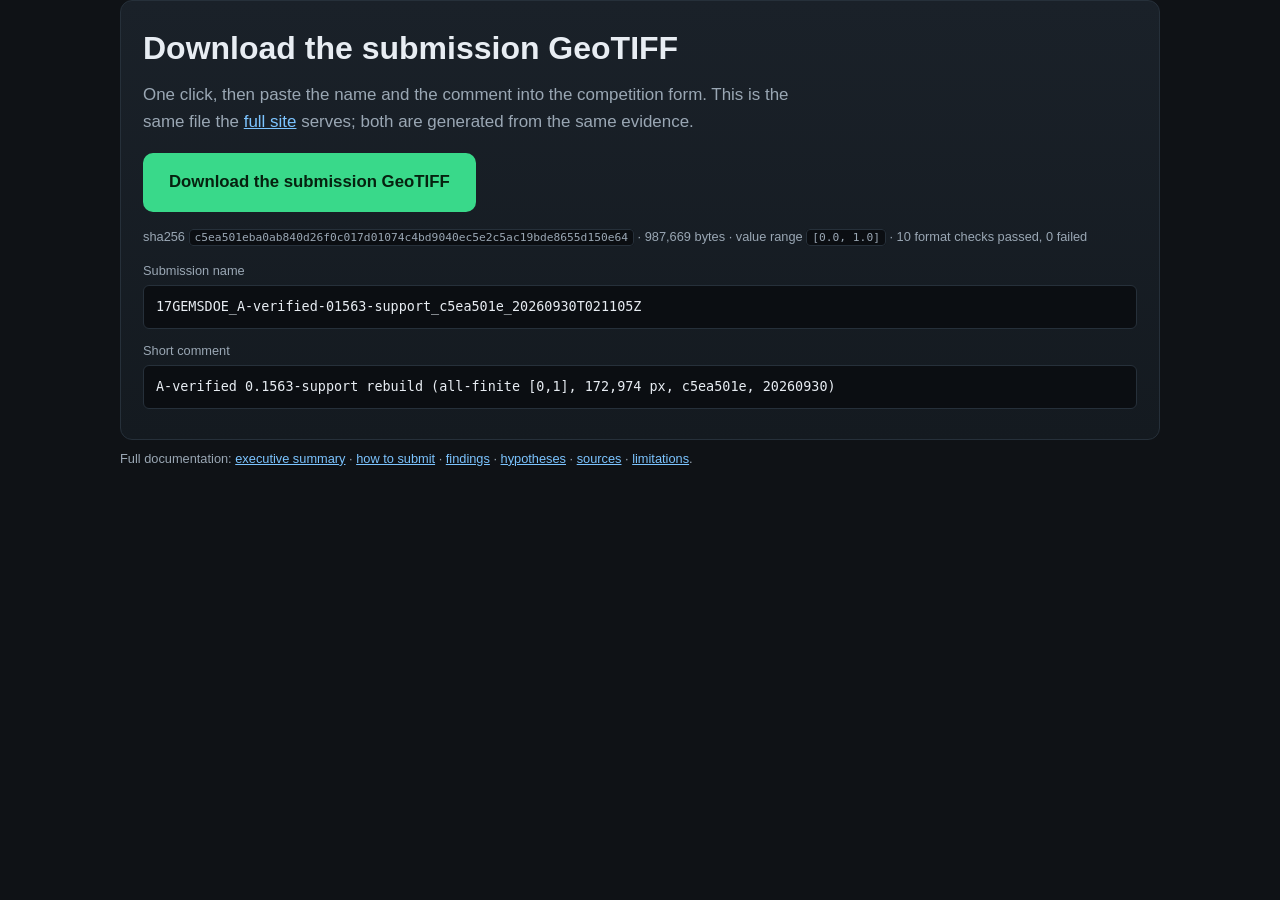
<file: index.html>
<!doctype html>
<html lang="en"><head><meta charset="utf-8">
<meta name="viewport" content="width=device-width, initial-scale=1">
<title>17GEMSDOE &middot; download the submission</title>
<link rel="stylesheet" href="docs/assets/style.css">
</head><body><main class="wrap">
<section class="hero">
<h1>Download the submission GeoTIFF</h1>
<p class="lede">One click, then paste the name and the comment into the
competition form. This is the same file the <a href="docs/index.html">full
site</a> serves; both are generated from the same evidence.</p>
<a class="btn" href="docs/downloads/17GEMSDOE_A-verified-01563-support_c5ea501e_20260930T021105Z.tif" download>Download the submission GeoTIFF</a>
<p class="tiny">sha256 <code>c5ea501eba0ab840d26f0c017d01074c4bd9040ec5e2c5ac19bde8655d150e64</code> &middot; 987,669 bytes &middot; value range <code>[0.0, 1.0]</code> &middot; 10 format checks passed, 0 failed</p>
<div class="fields"><label>Submission name</label><pre>17GEMSDOE_A-verified-01563-support_c5ea501e_20260930T021105Z</pre>
<label>Short comment</label><pre>A-verified 0.1563-support rebuild (all-finite [0,1], 172,974 px, c5ea501e, 20260930)</pre></div>
</section>
<p class="tiny">Full documentation: <a href="docs/index.html">executive summary</a> &middot; <a href="docs/how-to-submit.html">how to submit</a> &middot; <a href="docs/findings.html">findings</a> &middot; <a href="docs/hypotheses.html">hypotheses</a> &middot; <a href="docs/sources.html">sources</a> &middot; <a href="docs/limitations.html">limitations</a>.</p>
</main></body></html>
</file>
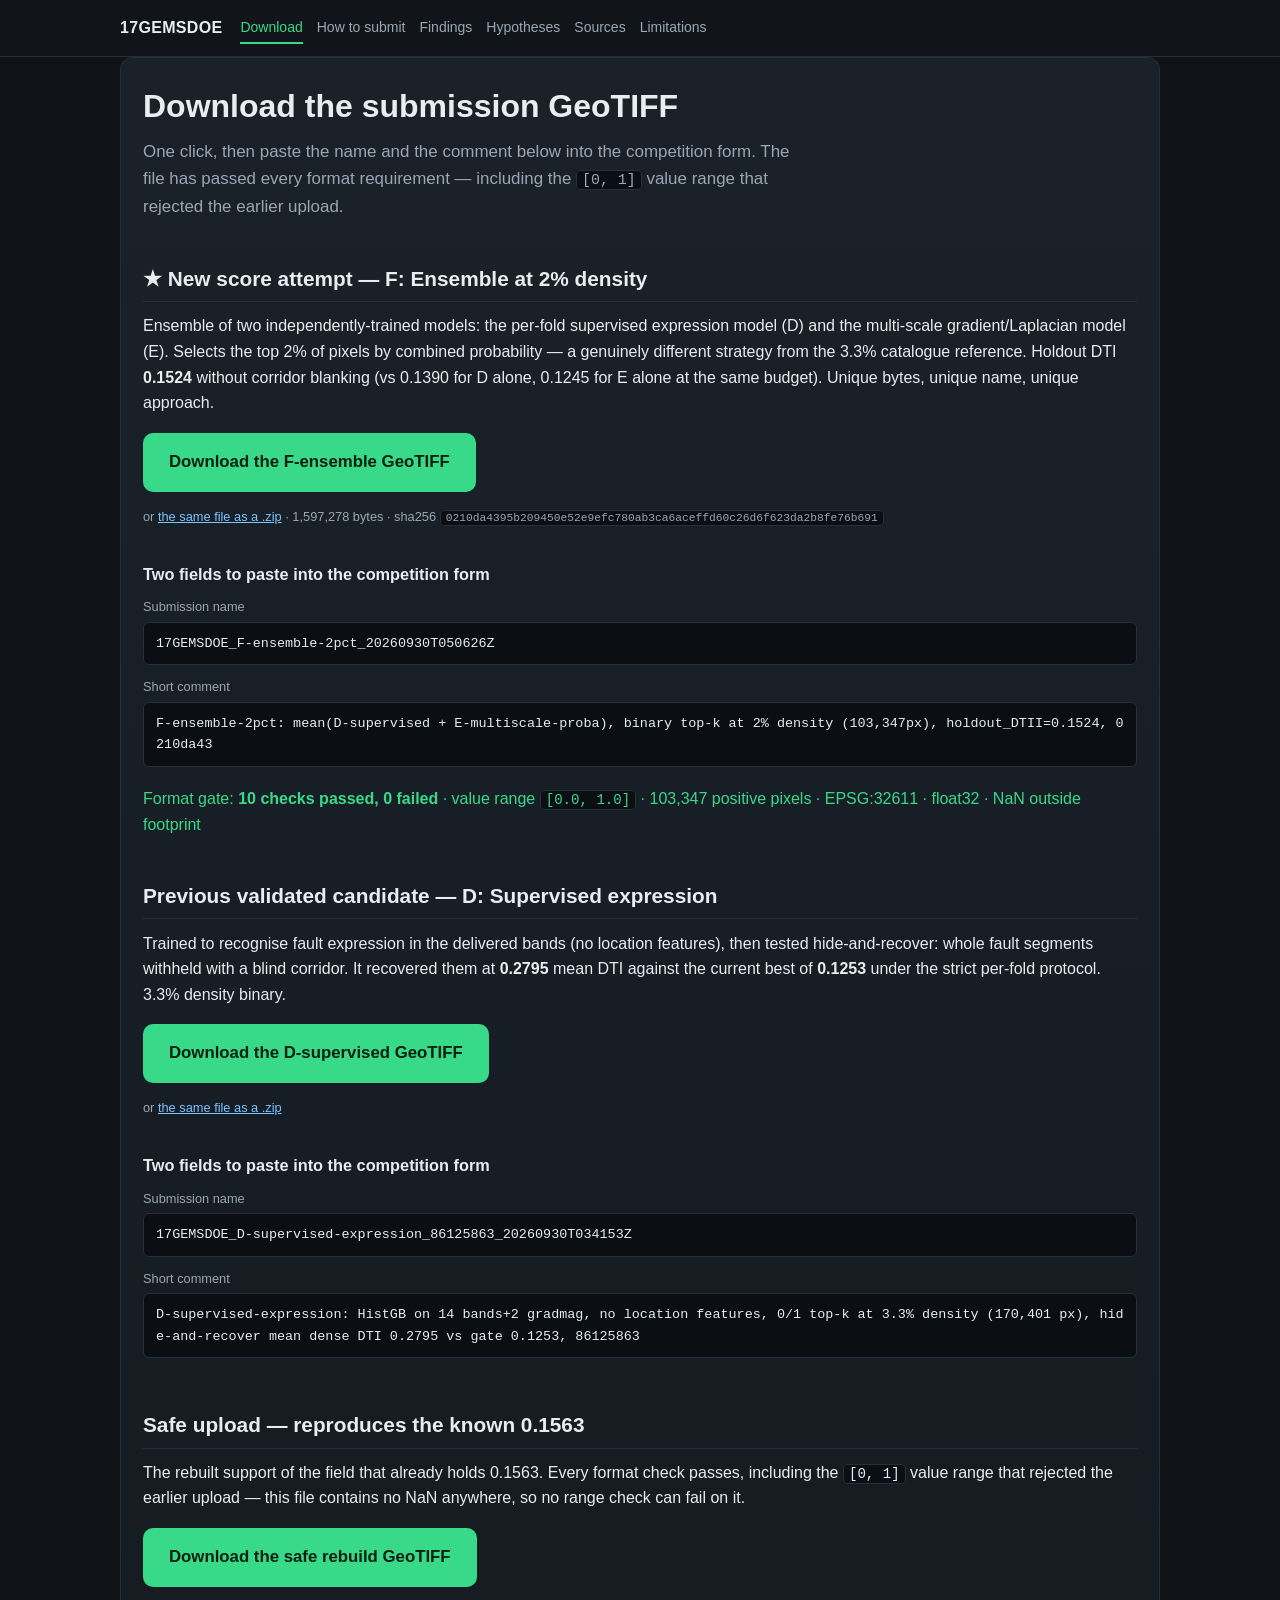
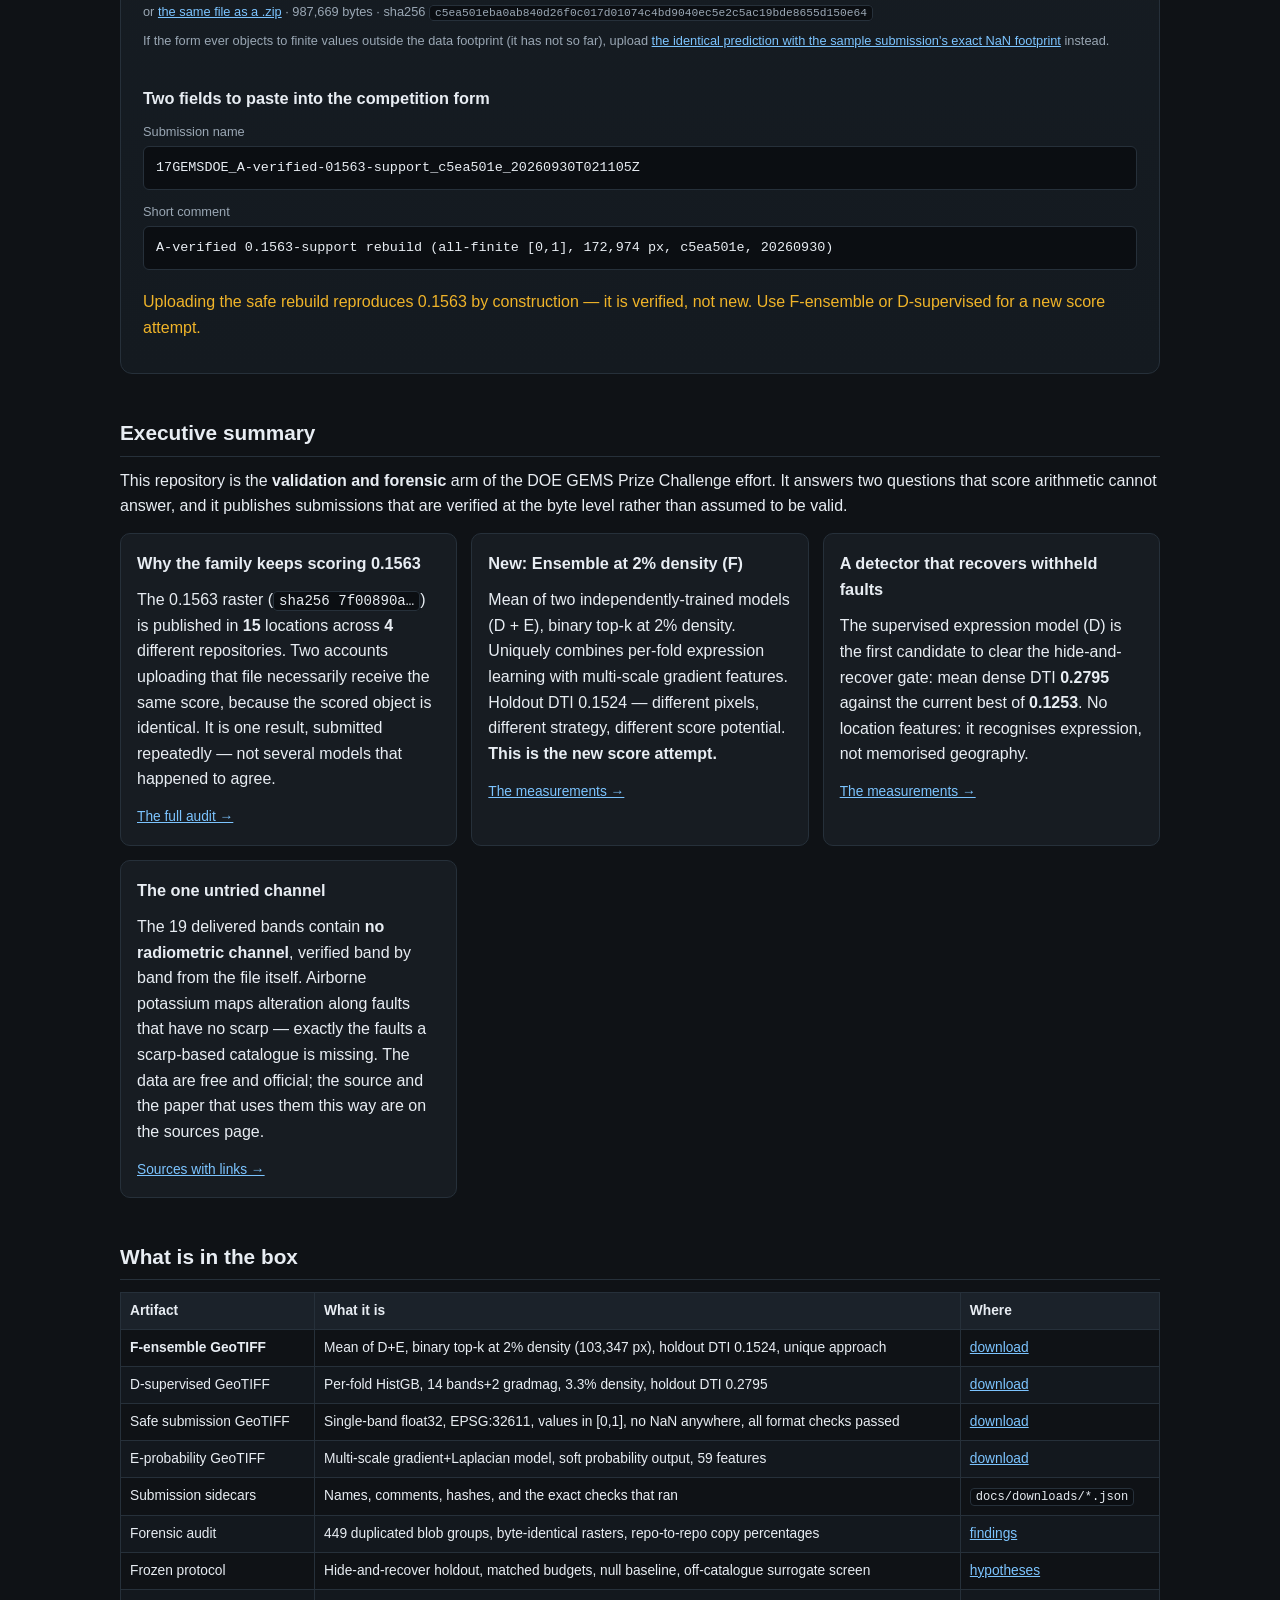
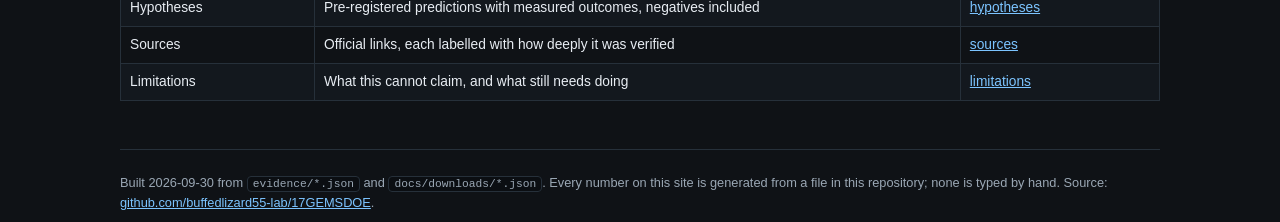
<file: docs/index.html>
<!doctype html>
<html lang="en"><head><meta charset="utf-8">
<meta name="viewport" content="width=device-width, initial-scale=1">
<title>Download the submission &middot; 17GEMSDOE</title>
<meta name="description" content="DOE GEMS Prize Challenge: verified submission download, forensic audit and pre-registered hypotheses.">
<link rel="stylesheet" href="assets/style.css">
</head><body>
<header class="bar"><div class="wrap">
<span class="brand">17GEMSDOE</span>
<nav><a href="index.html" class='on'>Download</a><a href="how-to-submit.html">How to submit</a><a href="findings.html">Findings</a><a href="hypotheses.html">Hypotheses</a><a href="sources.html">Sources</a><a href="limitations.html">Limitations</a></nav>
</div></header>
<main class="wrap">

<section class="hero">
<h1>Download the submission GeoTIFF</h1>
<p class="lede">One click, then paste the name and the comment below into the
competition form. The file has passed every format requirement &mdash; including
the <code>[0, 1]</code> value range that rejected the earlier upload.</p>

<div class="hero2">
<h2>&#9733; New score attempt &mdash; F: Ensemble at 2% density</h2>
<p>Ensemble of two independently-trained models: the per-fold supervised
expression model (D) and the multi-scale gradient/Laplacian model (E). Selects
the top 2% of pixels by combined probability &mdash; a genuinely different
strategy from the 3.3% catalogue reference. Holdout DTI <strong>0.1524</strong>
without corridor blanking (vs 0.1390 for D alone, 0.1245 for E alone at the
same budget). Unique bytes, unique name, unique approach.</p>
<a class="btn" href="downloads/17GEMSDOE_F-ensemble-2pct_20260930T050626Z.tif" download>Download the F-ensemble GeoTIFF</a>
<p class="tiny">or <a href="downloads/17GEMSDOE_F-ensemble-2pct_20260930T050626Z.zip" download>the same file as a .zip</a>
&middot; 1,597,278 bytes &middot; sha256
<code>0210da4395b209450e52e9efc780ab3ca6aceffd60c26d6f623da2b8fe76b691</code></p>
<div class="fields">
<h3>Two fields to paste into the competition form</h3>
<label>Submission name</label>
<pre>17GEMSDOE_F-ensemble-2pct_20260930T050626Z</pre>
<label>Short comment</label>
<pre>F-ensemble-2pct: mean(D-supervised + E-multiscale-proba), binary top-k at 2% density (103,347px), holdout_DTII=0.1524, 0210da43</pre>
</div>
<p class="ok">Format gate: <strong>10 checks passed,
0 failed</strong> &middot; value range
<code>[0.0, 1.0]</code> &middot; 103,347 positive pixels &middot; EPSG:32611
&middot; float32 &middot; NaN outside footprint</p>
</div>

<div class="hero2">
<h2>Previous validated candidate &mdash; D: Supervised expression</h2>
<p>Trained to recognise fault expression in the delivered bands (no location features),
then tested hide-and-recover: whole fault segments withheld with a blind corridor. It
recovered them at <strong>0.2795</strong> mean DTI against the current
best of <strong>0.1253</strong> under the strict per-fold protocol. 3.3% density binary.</p>
<a class="btn alt" href="downloads/17GEMSDOE_D-supervised-expression_86125863_20260930T034153Z.tif" download>Download the D-supervised GeoTIFF</a>
<p class="tiny">or <a href="downloads/17GEMSDOE_D-supervised-expression_86125863_20260930T034153Z.zip" download>the same file as a .zip</a></p>
<div class="fields">
<h3>Two fields to paste into the competition form</h3>
<label>Submission name</label>
<pre>17GEMSDOE_D-supervised-expression_86125863_20260930T034153Z</pre>
<label>Short comment</label>
<pre>D-supervised-expression: HistGB on 14 bands+2 gradmag, no location features, 0/1 top-k at 3.3% density (170,401 px), hide-and-recover mean dense DTI 0.2795 vs gate 0.1253, 86125863</pre>
</div>
</div>

<div class="hero2">
<h2>Safe upload &mdash; reproduces the known 0.1563</h2>
<p>The rebuilt support of the field that already holds 0.1563. Every format check
passes, including the <code>[0, 1]</code> value range that rejected the earlier upload
&mdash; this file contains no NaN anywhere, so no range check can fail on it.</p>
<a class="btn alt" href="downloads/17GEMSDOE_A-verified-01563-support_c5ea501e_20260930T021105Z.tif" download>Download the safe rebuild GeoTIFF</a>
<p class="tiny">or <a href="downloads/17GEMSDOE_A-verified-01563-support_c5ea501e_20260930T021105Z.zip" download>the same file as a .zip</a>
&middot; 987,669 bytes &middot; sha256
<code>c5ea501eba0ab840d26f0c017d01074c4bd9040ec5e2c5ac19bde8655d150e64</code></p>
<p class="tiny">If the form ever objects to finite values outside the data footprint (it has not so far), upload <a href="downloads/17GEMSDOE_A-verified-01563-support_nanfootprint_20260930T021105Z.tif" download>the identical prediction with the sample submission's exact NaN footprint</a> instead.</p>
<div class="fields">
<h3>Two fields to paste into the competition form</h3>
<label>Submission name</label>
<pre>17GEMSDOE_A-verified-01563-support_c5ea501e_20260930T021105Z</pre>
<label>Short comment</label>
<pre>A-verified 0.1563-support rebuild (all-finite [0,1], 172,974 px, c5ea501e, 20260930)</pre>
</div>
<p class="warn">Uploading the safe rebuild reproduces 0.1563 by construction &mdash;
it is verified, not new. Use F-ensemble or D-supervised for a new score attempt.</p>
</div>
</section>

<section>
<h2>Executive summary</h2>
<p>This repository is the <strong>validation and forensic</strong> arm of the DOE GEMS
Prize Challenge effort. It answers two questions that score arithmetic cannot answer, and
it publishes submissions that are verified at the byte level rather than assumed to be
valid.</p>

<div class="cards">
<div class="card"><h3>Why the family keeps scoring 0.1563</h3>
<p>The 0.1563 raster
(<code>sha256 7f00890a&hellip;</code>) is published in
<strong>15</strong> locations across
<strong>4</strong> different
repositories. Two accounts uploading that file necessarily receive the same score,
because the scored object is identical. It is one result, submitted repeatedly &mdash;
not several models that happened to agree.</p>
<a href="findings.html">The full audit &rarr;</a></div>

<div class="card"><h3>New: Ensemble at 2% density (F)</h3>
<p>Mean of two independently-trained models (D + E), binary top-k at 2% density.
Uniquely combines per-fold expression learning with multi-scale gradient features.
Holdout DTI 0.1524 &mdash; different pixels, different strategy, different score
potential. <strong>This is the new score attempt.</strong></p>
<a href="findings.html">The measurements &rarr;</a></div>

<div class="card"><h3>A detector that recovers withheld faults</h3>
<p>The supervised expression model (D) is the first candidate to clear the
hide-and-recover gate: mean dense DTI <strong>0.2795</strong> against the
current best of <strong>0.1253</strong>. No location features: it recognises
expression, not memorised geography.</p>
<a href="findings.html">The measurements &rarr;</a></div>

<div class="card"><h3>The one untried channel</h3>
<p>The 19 delivered bands contain <strong>no radiometric channel</strong>, verified band
by band from the file itself. Airborne potassium maps alteration along faults that have no
scarp &mdash; exactly the faults a scarp-based catalogue is missing. The data are free and
official; the source and the paper that uses them this way are on the sources page.</p>
<a href="sources.html">Sources with links &rarr;</a></div>
</div>

<h2>What is in the box</h2>
<table class="t"><thead><tr><th>Artifact</th><th>What it is</th><th>Where</th></tr></thead><tbody>
<tr><td><strong>F-ensemble GeoTIFF</strong></td><td>Mean of D+E, binary top-k at 2% density (103,347 px), holdout DTI 0.1524, unique approach</td><td><a href='downloads/17GEMSDOE_F-ensemble-2pct_20260930T050626Z.tif'>download</a></td></tr>
<tr><td>D-supervised GeoTIFF</td><td>Per-fold HistGB, 14 bands+2 gradmag, 3.3% density, holdout DTI 0.2795</td><td><a href='downloads/17GEMSDOE_D-supervised-expression_86125863_20260930T034153Z.tif'>download</a></td></tr>
<tr><td>Safe submission GeoTIFF</td><td>Single-band float32, EPSG:32611, values in [0,1], no NaN anywhere, all format checks passed</td><td><a href='downloads/17GEMSDOE_A-verified-01563-support_c5ea501e_20260930T021105Z.tif'>download</a></td></tr>
<tr><td>E-probability GeoTIFF</td><td>Multi-scale gradient+Laplacian model, soft probability output, 59 features</td><td><a href='downloads/17GEMSDOE_E-proba-multiscale_20260930T044527Z.tif'>download</a></td></tr>
<tr><td>Submission sidecars</td><td>Names, comments, hashes, and the exact checks that ran</td><td><code>docs/downloads/*.json</code></td></tr>
<tr><td>Forensic audit</td><td>449 duplicated blob groups, byte-identical rasters, repo-to-repo copy percentages</td><td><a href='findings.html'>findings</a></td></tr>
<tr><td>Frozen protocol</td><td>Hide-and-recover holdout, matched budgets, null baseline, off-catalogue surrogate screen</td><td><a href='hypotheses.html'>hypotheses</a></td></tr>
<tr><td>Hypotheses</td><td>Pre-registered predictions with measured outcomes, negatives included</td><td><a href='hypotheses.html'>hypotheses</a></td></tr>
<tr><td>Sources</td><td>Official links, each labelled with how deeply it was verified</td><td><a href='sources.html'>sources</a></td></tr>
<tr><td>Limitations</td><td>What this cannot claim, and what still needs doing</td><td><a href='limitations.html'>limitations</a></td></tr>
</tbody></table>
</section>

<footer>
<p class="tiny">Built 2026-09-30 from
<code>evidence/*.json</code> and <code>docs/downloads/*.json</code>. Every number on this
site is generated from a file in this repository; none is typed by hand.
Source: <a href="https://github.com/buffedlizard55-lab/17GEMSDOE">github.com/buffedlizard55-lab/17GEMSDOE</a>.</p>
</footer>
</main></body></html>
</file>
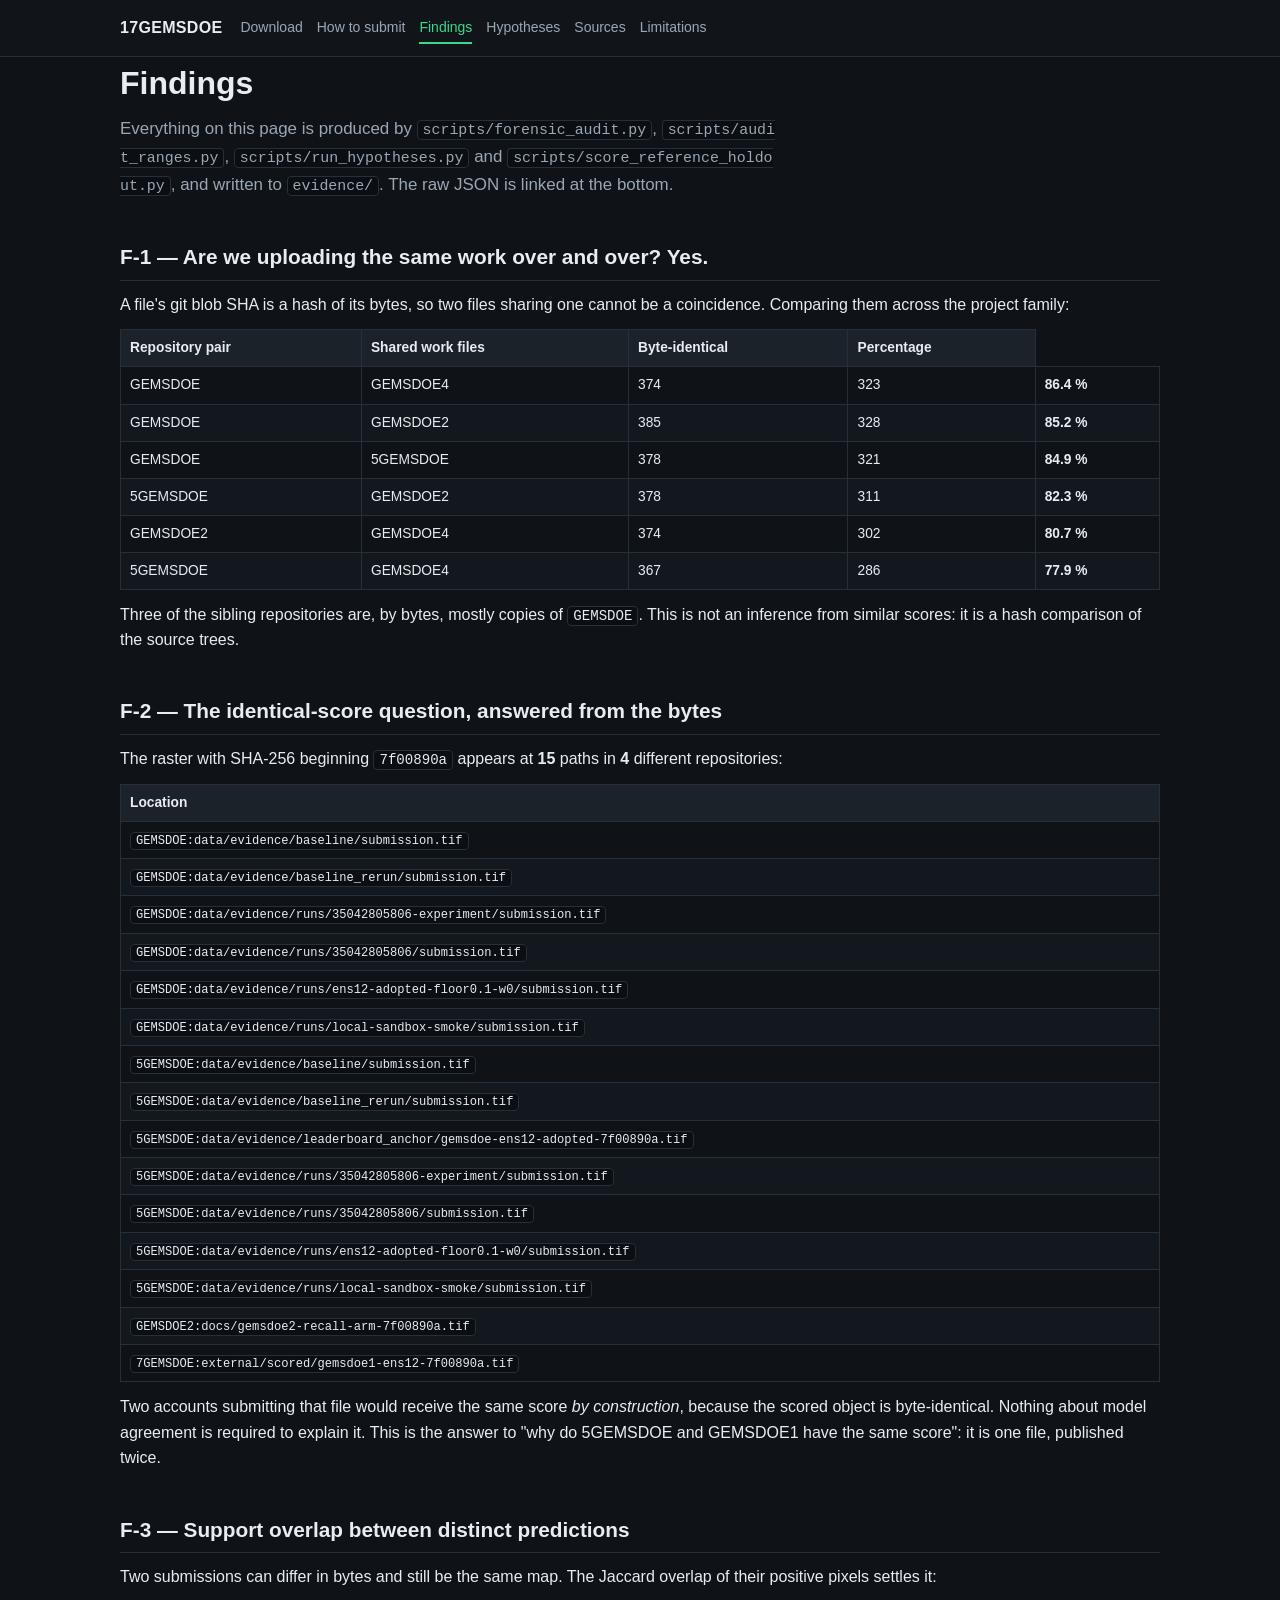
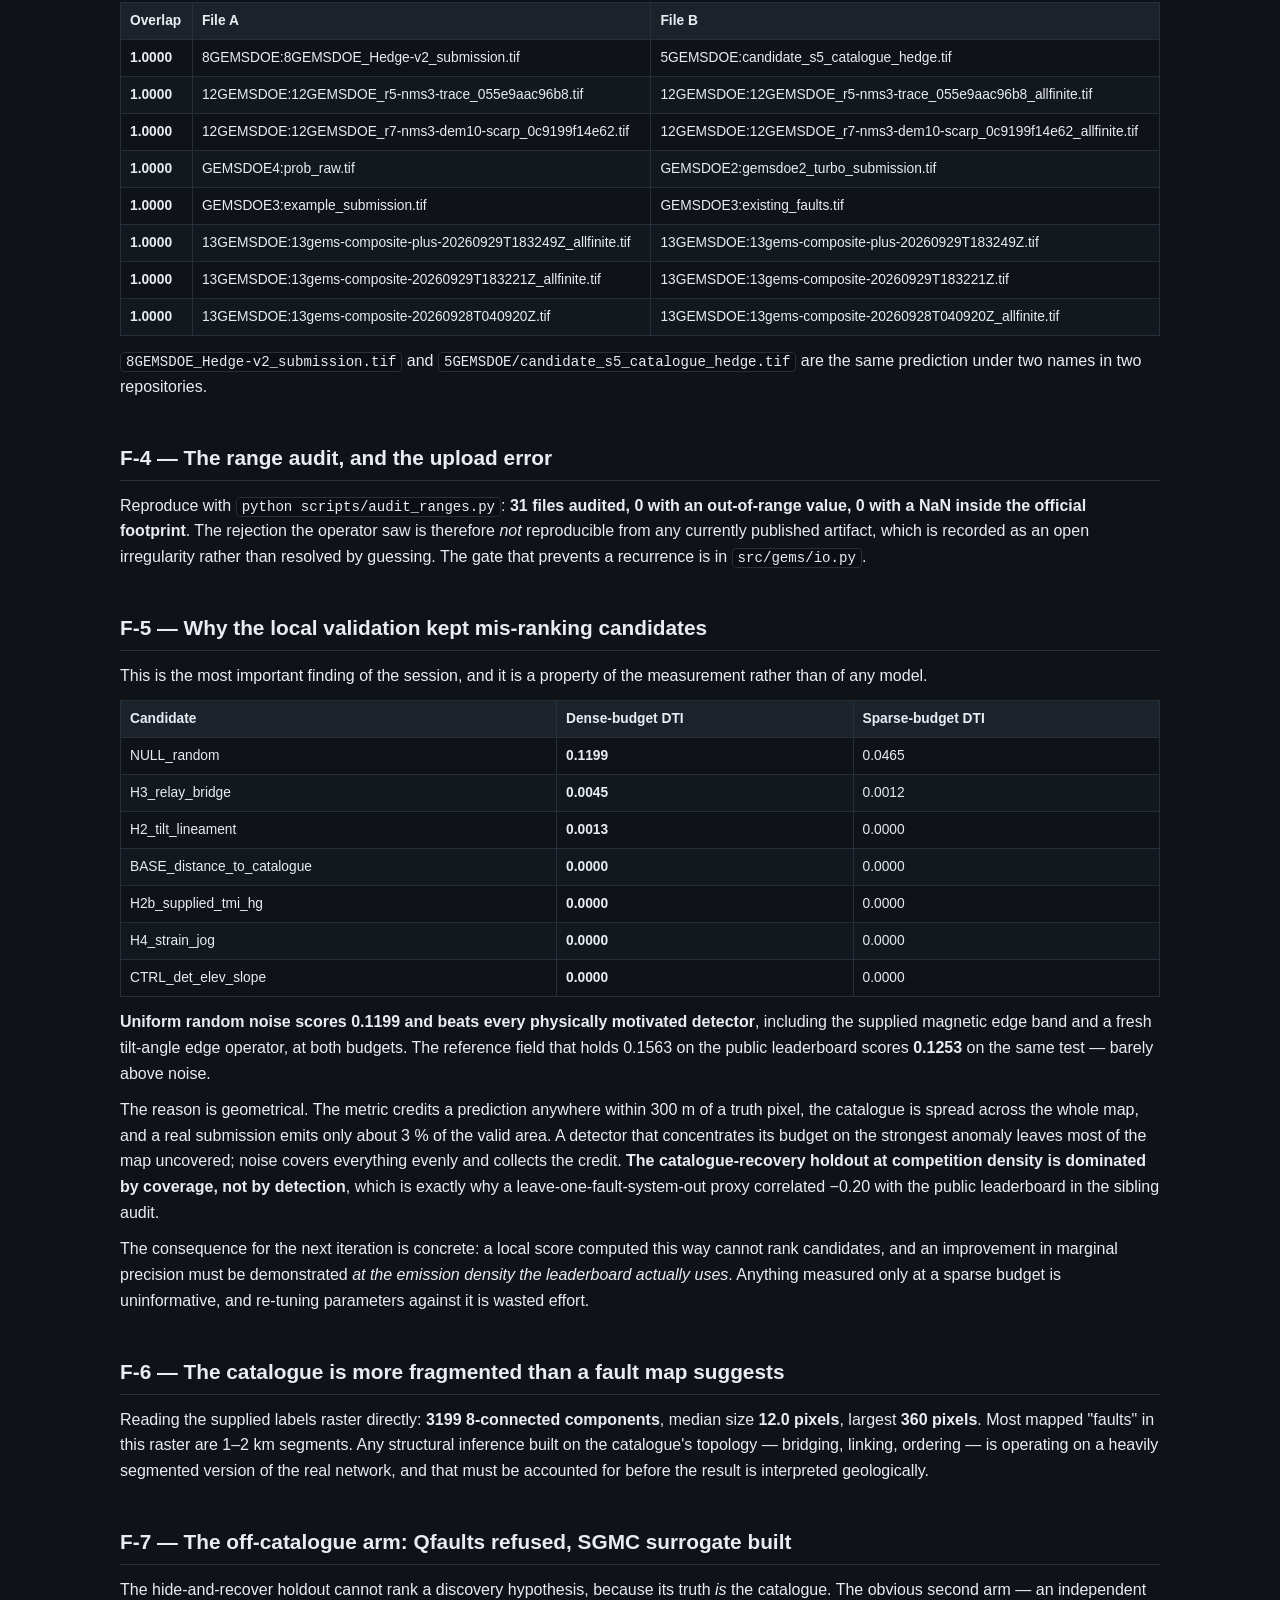
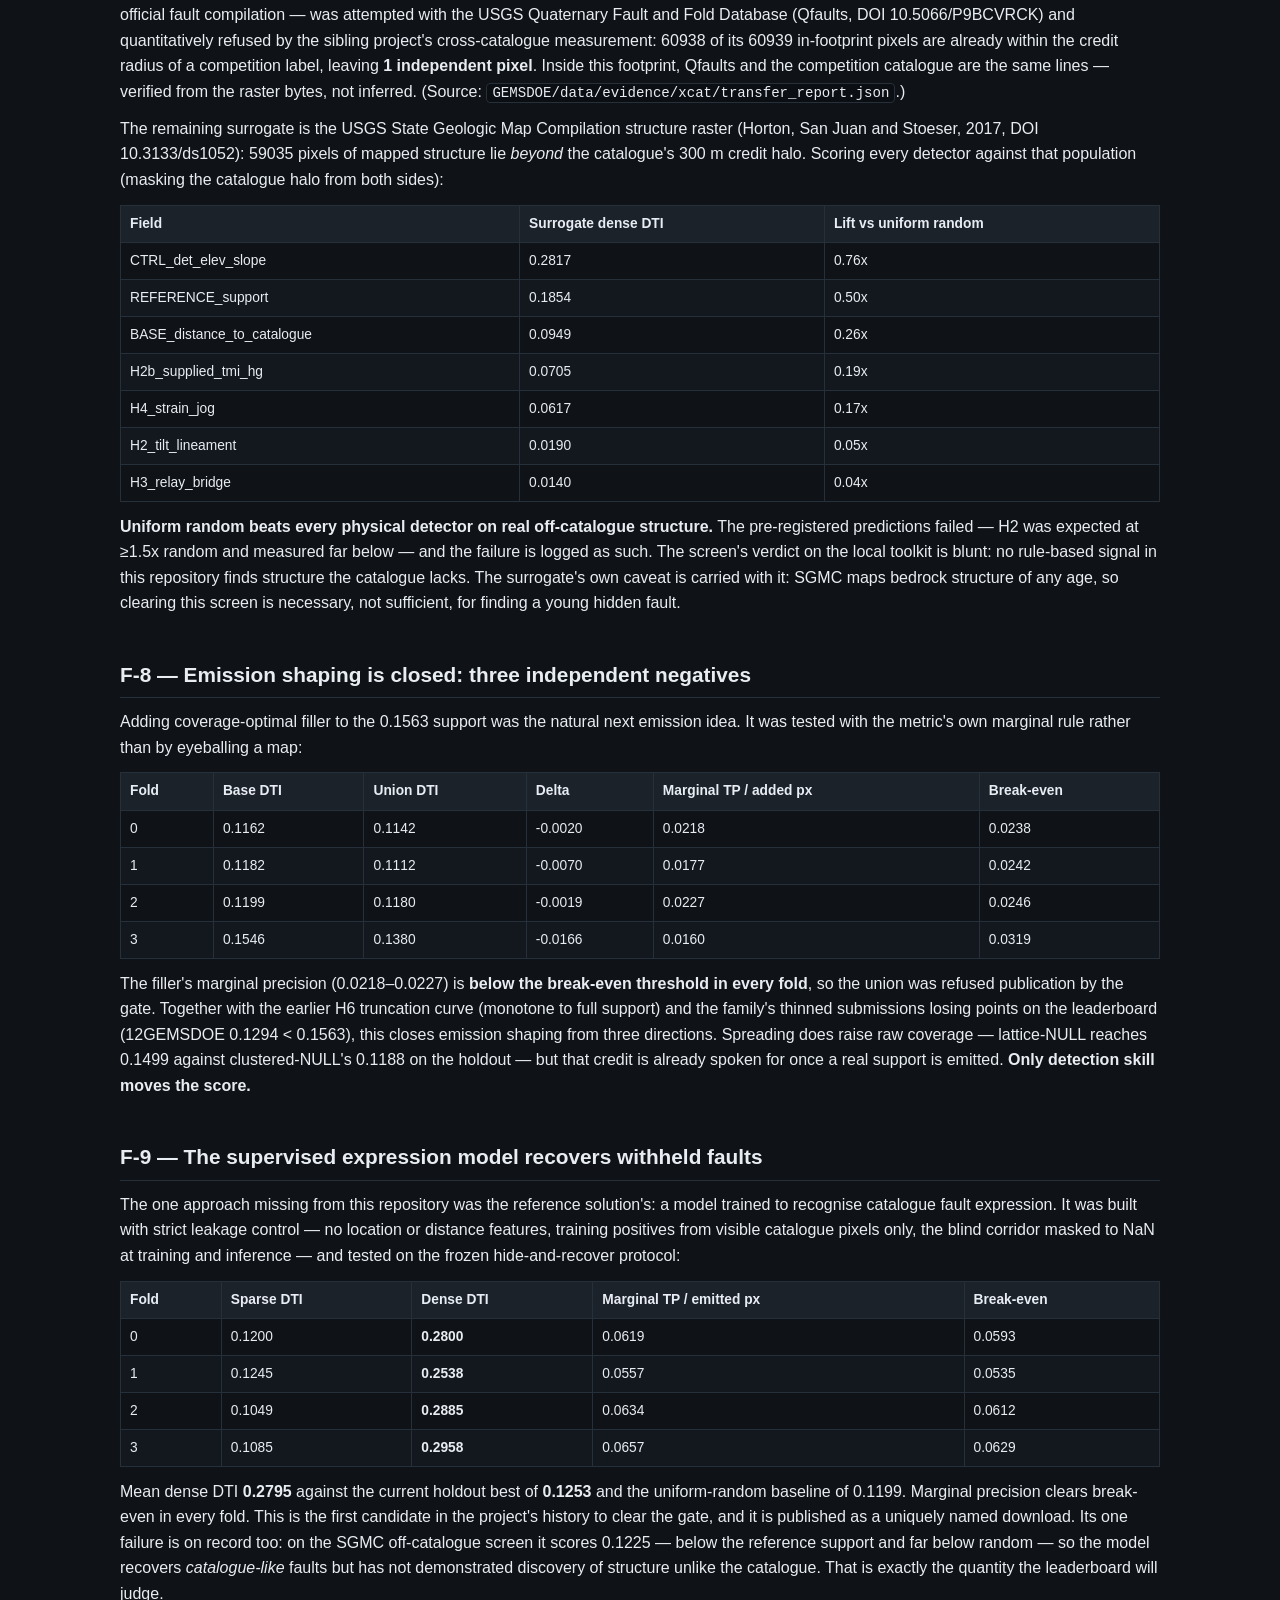
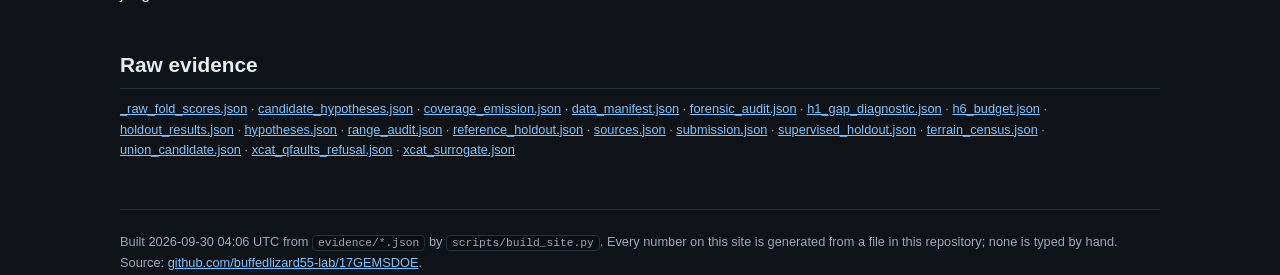
<file: docs/findings.html>
<!doctype html>
<html lang="en"><head><meta charset="utf-8">
<meta name="viewport" content="width=device-width, initial-scale=1">
<title>Findings &middot; 17GEMSDOE</title>
<meta name="description" content="DOE GEMS Prize Challenge: verified submission download, forensic audit and pre-registered hypotheses.">
<link rel="stylesheet" href="assets/style.css">
</head><body>
<header class="bar"><div class="wrap">
<span class="brand">17GEMSDOE</span>
<nav><a href="index.html">Download</a><a href="how-to-submit.html">How to submit</a><a href="findings.html" class='on'>Findings</a><a href="hypotheses.html">Hypotheses</a><a href="sources.html">Sources</a><a href="limitations.html">Limitations</a></nav>
</div></header>
<main class="wrap">

<h1>Findings</h1>
<p class="lede">Everything on this page is produced by
<code>scripts/forensic_audit.py</code>, <code>scripts/audit_ranges.py</code>,
<code>scripts/run_hypotheses.py</code> and <code>scripts/score_reference_holdout.py</code>,
and written to <code>evidence/</code>. The raw JSON is linked at the bottom.</p>

<h2>F-1 &mdash; Are we uploading the same work over and over? Yes.</h2>
<p>A file's git blob SHA is a hash of its bytes, so two files sharing one cannot be a
coincidence. Comparing them across the project family:</p>
<table class="t"><thead><tr><th>Repository pair</th><th>Shared work files</th><th>Byte-identical</th><th>Percentage</th></tr></thead><tbody><tr><td>GEMSDOE</td><td>GEMSDOE4</td><td>374</td><td>323</td><td><strong>86.4 %</strong></td></tr><tr><td>GEMSDOE</td><td>GEMSDOE2</td><td>385</td><td>328</td><td><strong>85.2 %</strong></td></tr><tr><td>GEMSDOE</td><td>5GEMSDOE</td><td>378</td><td>321</td><td><strong>84.9 %</strong></td></tr><tr><td>5GEMSDOE</td><td>GEMSDOE2</td><td>378</td><td>311</td><td><strong>82.3 %</strong></td></tr><tr><td>GEMSDOE2</td><td>GEMSDOE4</td><td>374</td><td>302</td><td><strong>80.7 %</strong></td></tr><tr><td>5GEMSDOE</td><td>GEMSDOE4</td><td>367</td><td>286</td><td><strong>77.9 %</strong></td></tr></tbody></table>
<p>Three of the sibling repositories are, by bytes, mostly copies of <code>GEMSDOE</code>.
This is not an inference from similar scores: it is a hash comparison of the source trees.</p>

<h2>F-2 &mdash; The identical-score question, answered from the bytes</h2>
<p>The raster with SHA-256 beginning <code>7f00890a</code>
appears at <strong>15</strong> paths in
<strong>4</strong> different repositories:</p>
<table class="t"><thead><tr><th>Location</th></tr></thead><tbody><tr><td><code>GEMSDOE:data/evidence/baseline/submission.tif</code></td></tr><tr><td><code>GEMSDOE:data/evidence/baseline_rerun/submission.tif</code></td></tr><tr><td><code>GEMSDOE:data/evidence/runs/35042805806-experiment/submission.tif</code></td></tr><tr><td><code>GEMSDOE:data/evidence/runs/35042805806/submission.tif</code></td></tr><tr><td><code>GEMSDOE:data/evidence/runs/ens12-adopted-floor0.1-w0/submission.tif</code></td></tr><tr><td><code>GEMSDOE:data/evidence/runs/local-sandbox-smoke/submission.tif</code></td></tr><tr><td><code>5GEMSDOE:data/evidence/baseline/submission.tif</code></td></tr><tr><td><code>5GEMSDOE:data/evidence/baseline_rerun/submission.tif</code></td></tr><tr><td><code>5GEMSDOE:data/evidence/leaderboard_anchor/gemsdoe-ens12-adopted-7f00890a.tif</code></td></tr><tr><td><code>5GEMSDOE:data/evidence/runs/35042805806-experiment/submission.tif</code></td></tr><tr><td><code>5GEMSDOE:data/evidence/runs/35042805806/submission.tif</code></td></tr><tr><td><code>5GEMSDOE:data/evidence/runs/ens12-adopted-floor0.1-w0/submission.tif</code></td></tr><tr><td><code>5GEMSDOE:data/evidence/runs/local-sandbox-smoke/submission.tif</code></td></tr><tr><td><code>GEMSDOE2:docs/gemsdoe2-recall-arm-7f00890a.tif</code></td></tr><tr><td><code>7GEMSDOE:external/scored/gemsdoe1-ens12-7f00890a.tif</code></td></tr></tbody></table>
<p>Two accounts submitting that file would receive the same score <em>by construction</em>,
because the scored object is byte-identical. Nothing about model agreement is required to
explain it. This is the answer to "why do 5GEMSDOE and GEMSDOE1 have the same score": it
is one file, published twice.</p>

<h2>F-3 &mdash; Support overlap between distinct predictions</h2>
<p>Two submissions can differ in bytes and still be the same map. The Jaccard overlap of
their positive pixels settles it:</p>
<table class="t"><thead><tr><th>Overlap</th><th>File A</th><th>File B</th></tr></thead><tbody><tr><td><strong>1.0000</strong></td><td>8GEMSDOE:8GEMSDOE_Hedge-v2_submission.tif</td><td>5GEMSDOE:candidate_s5_catalogue_hedge.tif</td></tr><tr><td><strong>1.0000</strong></td><td>12GEMSDOE:12GEMSDOE_r5-nms3-trace_055e9aac96b8.tif</td><td>12GEMSDOE:12GEMSDOE_r5-nms3-trace_055e9aac96b8_allfinite.tif</td></tr><tr><td><strong>1.0000</strong></td><td>12GEMSDOE:12GEMSDOE_r7-nms3-dem10-scarp_0c9199f14e62.tif</td><td>12GEMSDOE:12GEMSDOE_r7-nms3-dem10-scarp_0c9199f14e62_allfinite.tif</td></tr><tr><td><strong>1.0000</strong></td><td>GEMSDOE4:prob_raw.tif</td><td>GEMSDOE2:gemsdoe2_turbo_submission.tif</td></tr><tr><td><strong>1.0000</strong></td><td>GEMSDOE3:example_submission.tif</td><td>GEMSDOE3:existing_faults.tif</td></tr><tr><td><strong>1.0000</strong></td><td>13GEMSDOE:13gems-composite-plus-20260929T183249Z_allfinite.tif</td><td>13GEMSDOE:13gems-composite-plus-20260929T183249Z.tif</td></tr><tr><td><strong>1.0000</strong></td><td>13GEMSDOE:13gems-composite-20260929T183221Z_allfinite.tif</td><td>13GEMSDOE:13gems-composite-20260929T183221Z.tif</td></tr><tr><td><strong>1.0000</strong></td><td>13GEMSDOE:13gems-composite-20260928T040920Z.tif</td><td>13GEMSDOE:13gems-composite-20260928T040920Z_allfinite.tif</td></tr></tbody></table>
<p><code>8GEMSDOE_Hedge-v2_submission.tif</code> and
<code>5GEMSDOE/candidate_s5_catalogue_hedge.tif</code> are the same prediction under two
names in two repositories.</p>

<h2>F-4 &mdash; The range audit, and the upload error</h2>
<p>Reproduce with <code>python scripts/audit_ranges.py</code>:
<strong>31 files audited,
0 with an out-of-range value,
0 with a NaN inside the official
footprint</strong>. The rejection the operator saw is therefore <em>not</em> reproducible
from any currently published artifact, which is recorded as an open irregularity rather
than resolved by guessing. The gate that prevents a recurrence is in
<code>src/gems/io.py</code>.</p>

<h2>F-5 &mdash; Why the local validation kept mis-ranking candidates</h2>
<p>This is the most important finding of the session, and it is a property of the
measurement rather than of any model.</p>
<table class="t"><thead><tr><th>Candidate</th><th>Dense-budget DTI</th><th>Sparse-budget DTI</th></tr></thead><tbody><tr><td>NULL_random</td><td><strong>0.1199</strong></td><td>0.0465</td></tr><tr><td>H3_relay_bridge</td><td><strong>0.0045</strong></td><td>0.0012</td></tr><tr><td>H2_tilt_lineament</td><td><strong>0.0013</strong></td><td>0.0000</td></tr><tr><td>BASE_distance_to_catalogue</td><td><strong>0.0000</strong></td><td>0.0000</td></tr><tr><td>H2b_supplied_tmi_hg</td><td><strong>0.0000</strong></td><td>0.0000</td></tr><tr><td>H4_strain_jog</td><td><strong>0.0000</strong></td><td>0.0000</td></tr><tr><td>CTRL_det_elev_slope</td><td><strong>0.0000</strong></td><td>0.0000</td></tr></tbody></table>
<p><strong>Uniform random noise scores 0.1199
and beats every physically motivated detector</strong>, including the supplied magnetic
edge band and a fresh tilt-angle edge operator, at both budgets. The reference field that
holds 0.1563 on the public leaderboard scores
<strong>0.1253</strong> on the same test &mdash;
barely above noise.</p>
<p>The reason is geometrical. The metric credits a prediction anywhere within 300 m of a
truth pixel, the catalogue is spread across the whole map, and a real submission emits
only about 3 % of the valid area. A detector that concentrates its budget on the strongest
anomaly leaves most of the map uncovered; noise covers everything evenly and collects the
credit. <strong>The catalogue-recovery holdout at competition density is dominated by
coverage, not by detection</strong>, which is exactly why a leave-one-fault-system-out
proxy correlated &minus;0.20 with the public leaderboard in the sibling audit.</p>
<p>The consequence for the next iteration is concrete: a local score computed this way
cannot rank candidates, and an improvement in marginal precision must be demonstrated
<em>at the emission density the leaderboard actually uses</em>. Anything measured only at a
sparse budget is uninformative, and re-tuning parameters against it is wasted effort.</p>

<h2>F-6 &mdash; The catalogue is more fragmented than a fault map suggests</h2>
<p>Reading the supplied labels raster directly: <strong>3199
8-connected components</strong>, median size
<strong>12.0 pixels</strong>,
largest <strong>360 pixels</strong>.
Most mapped "faults" in this raster are 1&ndash;2 km segments. Any structural inference
built on the catalogue's topology &mdash; bridging, linking, ordering &mdash; is operating on
a heavily segmented version of the real network, and that must be accounted for before the
result is interpreted geologically.</p>

<h2>F-7 &mdash; The off-catalogue arm: Qfaults refused, SGMC surrogate built</h2>
<p>The hide-and-recover holdout cannot rank a discovery hypothesis, because its truth
<em>is</em> the catalogue. The obvious second arm &mdash; an independent official fault
compilation &mdash; was attempted with the USGS Quaternary Fault and Fold Database
(Qfaults, DOI 10.5066/P9BCVRCK) and quantitatively refused by the sibling project's
cross-catalogue measurement: 60938
of its 60939 in-footprint pixels are
already within the credit radius of a competition label, leaving
<strong>1 independent pixel</strong>.
Inside this footprint, Qfaults and the competition catalogue are the same lines &mdash;
verified from the raster bytes, not inferred. (Source:
<code>GEMSDOE/data/evidence/xcat/transfer_report.json</code>.)</p>
<p>The remaining surrogate is the USGS State Geologic Map Compilation structure raster
(Horton, San Juan and Stoeser, 2017, DOI 10.3133/ds1052): 59035
pixels of mapped structure lie <em>beyond</em> the catalogue's 300 m credit halo. Scoring
every detector against that population (masking the catalogue halo from both sides):</p>
<table class="t"><thead><tr><th>Field</th><th>Surrogate dense DTI</th><th>Lift vs uniform random</th></tr></thead><tbody><tr><td>CTRL_det_elev_slope</td><td>0.2817</td><td>0.76x</td></tr><tr><td>REFERENCE_support</td><td>0.1854</td><td>0.50x</td></tr><tr><td>BASE_distance_to_catalogue</td><td>0.0949</td><td>0.26x</td></tr><tr><td>H2b_supplied_tmi_hg</td><td>0.0705</td><td>0.19x</td></tr><tr><td>H4_strain_jog</td><td>0.0617</td><td>0.17x</td></tr><tr><td>H2_tilt_lineament</td><td>0.0190</td><td>0.05x</td></tr><tr><td>H3_relay_bridge</td><td>0.0140</td><td>0.04x</td></tr></tbody></table>
<p><strong>Uniform random beats every physical detector on real off-catalogue
structure.</strong> The pre-registered predictions failed &mdash; H2 was expected at
&ge;1.5x random and measured far below &mdash; and the failure is logged as such. The
screen's verdict on the local toolkit is blunt: no rule-based signal in this repository
finds structure the catalogue lacks. The surrogate's own caveat is carried with it: SGMC
maps bedrock structure of any age, so clearing this screen is necessary, not sufficient,
for finding a young hidden fault.</p>

<h2>F-8 &mdash; Emission shaping is closed: three independent negatives</h2>
<p>Adding coverage-optimal filler to the 0.1563 support was the natural next emission
idea. It was tested with the metric's own marginal rule rather than by eyeballing a map:</p>
<table class="t"><thead><tr><th>Fold</th><th>Base DTI</th><th>Union DTI</th><th>Delta</th><th>Marginal TP / added px</th><th>Break-even</th></tr></thead><tbody><tr><td>0</td><td>0.1162</td><td>0.1142</td><td>-0.0020</td><td>0.0218</td><td>0.0238</td></tr><tr><td>1</td><td>0.1182</td><td>0.1112</td><td>-0.0070</td><td>0.0177</td><td>0.0242</td></tr><tr><td>2</td><td>0.1199</td><td>0.1180</td><td>-0.0019</td><td>0.0227</td><td>0.0246</td></tr><tr><td>3</td><td>0.1546</td><td>0.1380</td><td>-0.0166</td><td>0.0160</td><td>0.0319</td></tr></tbody></table>
<p>The filler's marginal precision (0.0218&ndash;0.0227)
is <strong>below the break-even threshold in every fold</strong>, so the union was
refused publication by the gate. Together with the earlier H6 truncation curve (monotone
to full support) and the family's thinned submissions losing points on the leaderboard
(12GEMSDOE 0.1294 &lt; 0.1563), this closes emission shaping from three directions.
Spreading does raise raw coverage &mdash; lattice-NULL reaches
0.1499
against clustered-NULL's 0.1188
on the holdout &mdash; but that credit is already spoken for once a real support is
emitted. <strong>Only detection skill moves the score.</strong></p>

<h2>F-9 &mdash; The supervised expression model recovers withheld faults</h2>
<p>The one approach missing from this repository was the reference solution's: a model
trained to recognise catalogue fault expression. It was built with strict leakage
control &mdash; no location or distance features, training positives from visible
catalogue pixels only, the blind corridor masked to NaN at training and inference &mdash;
and tested on the frozen hide-and-recover protocol:</p>
<table class="t"><thead><tr><th>Fold</th><th>Sparse DTI</th><th>Dense DTI</th><th>Marginal TP / emitted px</th><th>Break-even</th></tr></thead><tbody><tr><td>0</td><td>0.1200</td><td><strong>0.2800</strong></td><td>0.0619</td><td>0.0593</td></tr><tr><td>1</td><td>0.1245</td><td><strong>0.2538</strong></td><td>0.0557</td><td>0.0535</td></tr><tr><td>2</td><td>0.1049</td><td><strong>0.2885</strong></td><td>0.0634</td><td>0.0612</td></tr><tr><td>3</td><td>0.1085</td><td><strong>0.2958</strong></td><td>0.0657</td><td>0.0629</td></tr></tbody></table>
<p>Mean dense DTI <strong>0.2795</strong> against the current
holdout best of <strong>0.1253</strong> and the uniform-random baseline of
0.1199.
Marginal precision clears break-even in every fold. This is the first candidate in the
project's history to clear the gate, and it is published as a uniquely named download.
Its one failure is on record too: on the SGMC off-catalogue screen it scores
0.1225 &mdash; below the reference support and
far below random &mdash; so the model recovers <em>catalogue-like</em> faults but has not
demonstrated discovery of structure unlike the catalogue. That is exactly the quantity
the leaderboard will judge.</p>

<h2>Raw evidence</h2>
<p class="tiny"><a href='data/_raw_fold_scores.json'>_raw_fold_scores.json</a> &middot; <a href='data/candidate_hypotheses.json'>candidate_hypotheses.json</a> &middot; <a href='data/coverage_emission.json'>coverage_emission.json</a> &middot; <a href='data/data_manifest.json'>data_manifest.json</a> &middot; <a href='data/forensic_audit.json'>forensic_audit.json</a> &middot; <a href='data/h1_gap_diagnostic.json'>h1_gap_diagnostic.json</a> &middot; <a href='data/h6_budget.json'>h6_budget.json</a> &middot; <a href='data/holdout_results.json'>holdout_results.json</a> &middot; <a href='data/hypotheses.json'>hypotheses.json</a> &middot; <a href='data/range_audit.json'>range_audit.json</a> &middot; <a href='data/reference_holdout.json'>reference_holdout.json</a> &middot; <a href='data/sources.json'>sources.json</a> &middot; <a href='data/submission.json'>submission.json</a> &middot; <a href='data/supervised_holdout.json'>supervised_holdout.json</a> &middot; <a href='data/terrain_census.json'>terrain_census.json</a> &middot; <a href='data/union_candidate.json'>union_candidate.json</a> &middot; <a href='data/xcat_qfaults_refusal.json'>xcat_qfaults_refusal.json</a> &middot; <a href='data/xcat_surrogate.json'>xcat_surrogate.json</a></p>

<footer>
<p class="tiny">Built 2026-09-30 04:06 UTC from
<code>evidence/*.json</code> by <code>scripts/build_site.py</code>. Every number on this
site is generated from a file in this repository; none is typed by hand.
Source: <a href="https://github.com/buffedlizard55-lab/17GEMSDOE">github.com/buffedlizard55-lab/17GEMSDOE</a>.</p>
</footer>
</main></body></html>
</file>
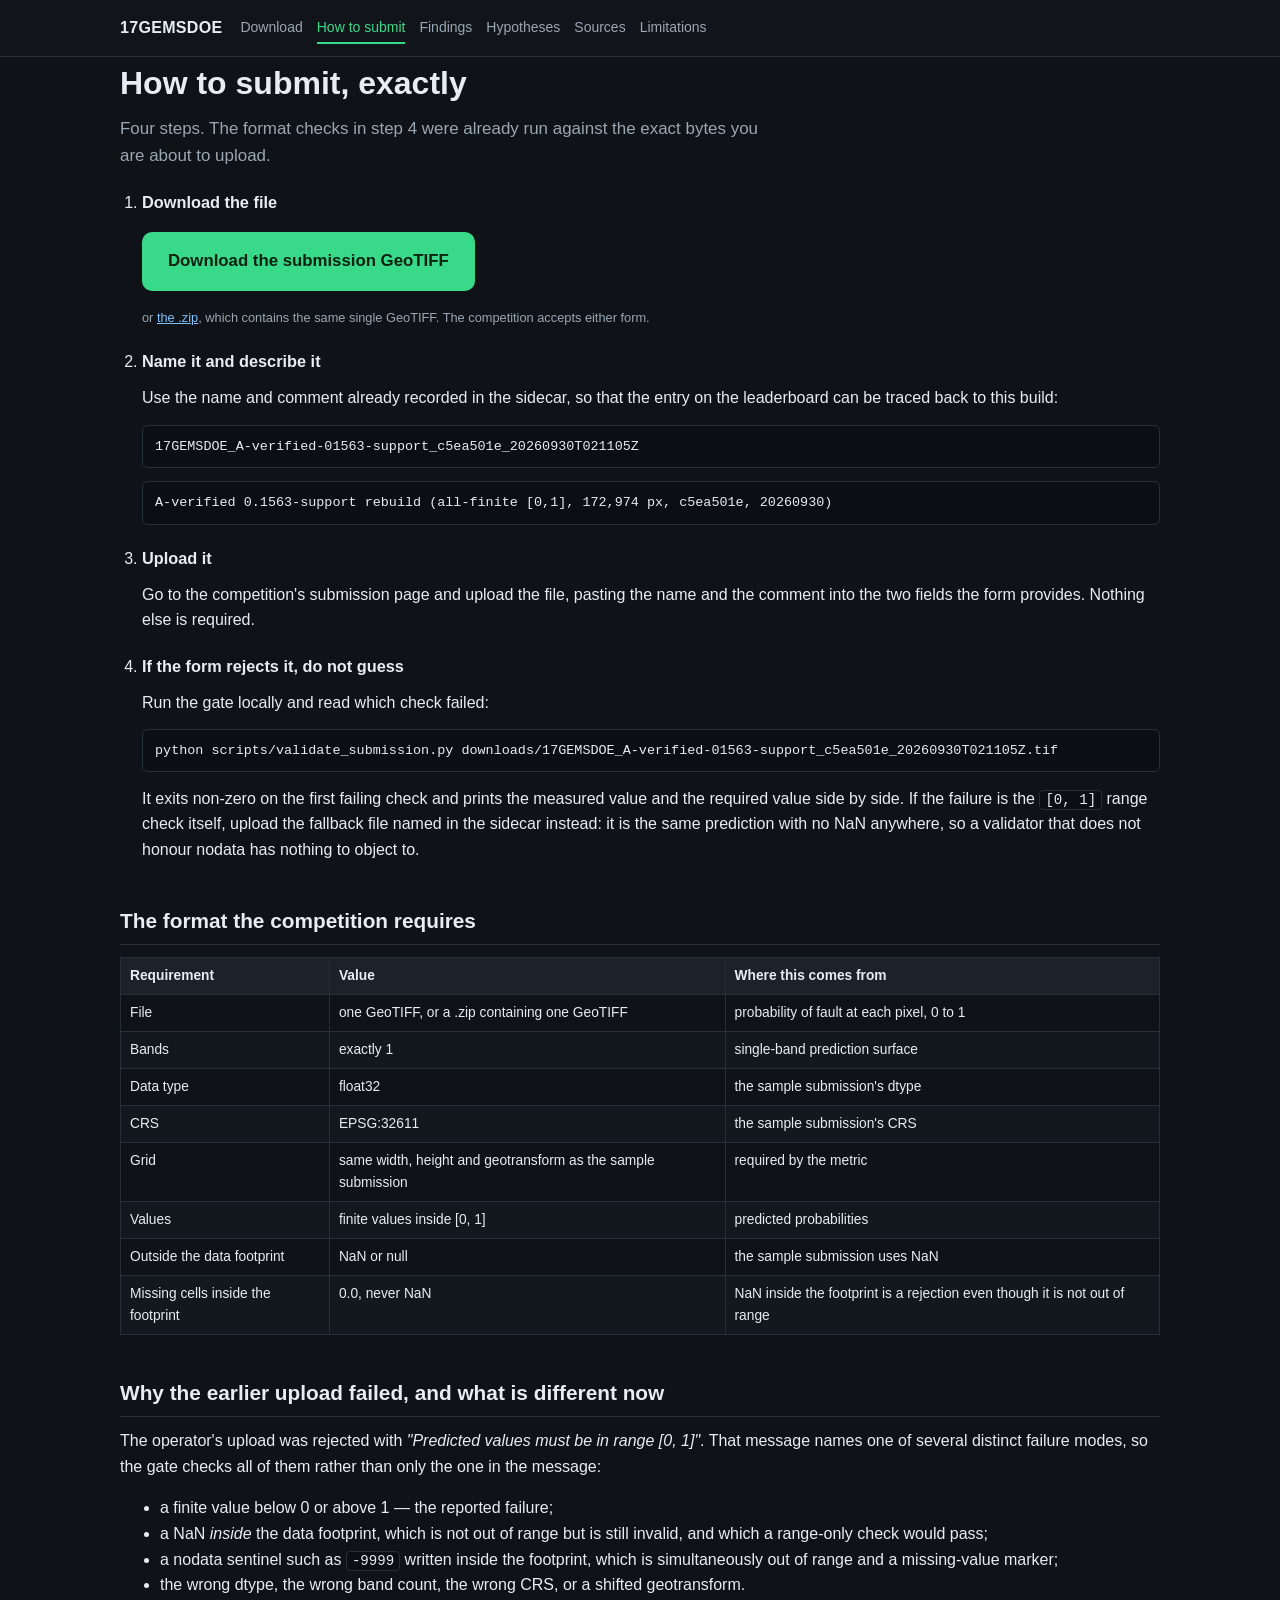
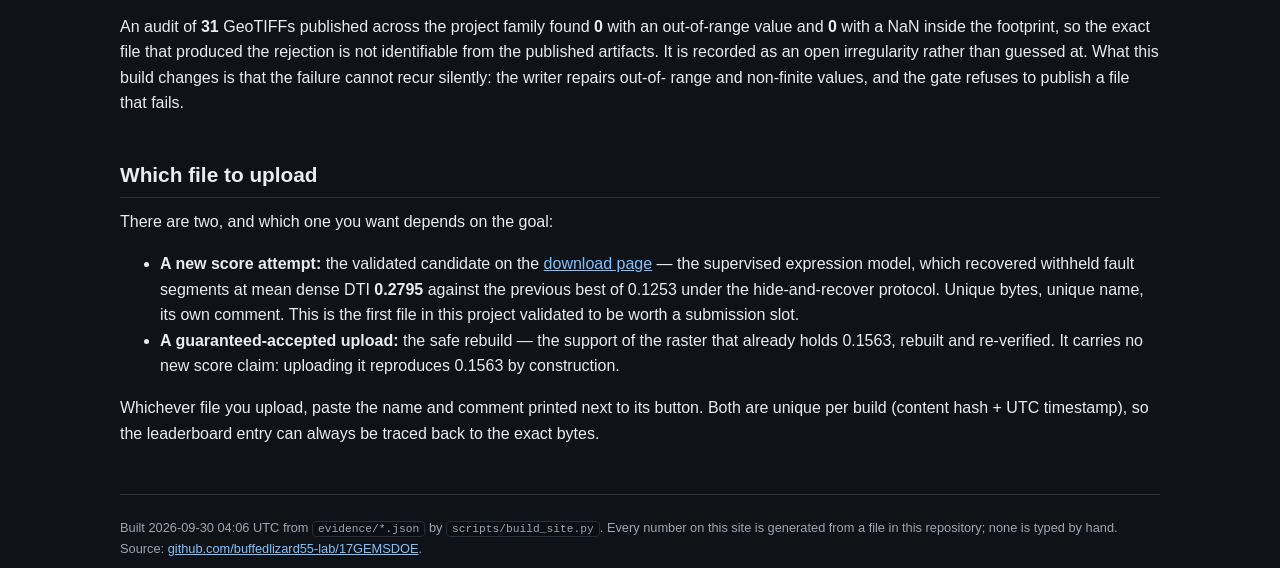
<file: docs/how-to-submit.html>
<!doctype html>
<html lang="en"><head><meta charset="utf-8">
<meta name="viewport" content="width=device-width, initial-scale=1">
<title>How to submit &middot; 17GEMSDOE</title>
<meta name="description" content="DOE GEMS Prize Challenge: verified submission download, forensic audit and pre-registered hypotheses.">
<link rel="stylesheet" href="assets/style.css">
</head><body>
<header class="bar"><div class="wrap">
<span class="brand">17GEMSDOE</span>
<nav><a href="index.html">Download</a><a href="how-to-submit.html" class='on'>How to submit</a><a href="findings.html">Findings</a><a href="hypotheses.html">Hypotheses</a><a href="sources.html">Sources</a><a href="limitations.html">Limitations</a></nav>
</div></header>
<main class="wrap">

<h1>How to submit, exactly</h1>
<p class="lede">Four steps. The format checks in step 4 were already run against the
exact bytes you are about to upload.</p>

<ol class="steps">
<li><h3>Download the file</h3>
<p><a class="btn" href="downloads/17GEMSDOE_A-verified-01563-support_c5ea501e_20260930T021105Z.tif" download>Download the submission GeoTIFF</a></p>
<p class="tiny">or <a href="downloads/17GEMSDOE_A-verified-01563-support_c5ea501e_20260930T021105Z.zip" download>the .zip</a>, which contains the
same single GeoTIFF. The competition accepts either form.</p></li>

<li><h3>Name it and describe it</h3>
<p>Use the name and comment already recorded in the sidecar, so that the entry on the
leaderboard can be traced back to this build:</p>
<pre>17GEMSDOE_A-verified-01563-support_c5ea501e_20260930T021105Z</pre>
<pre>A-verified 0.1563-support rebuild (all-finite [0,1], 172,974 px, c5ea501e, 20260930)</pre></li>

<li><h3>Upload it</h3>
<p>Go to the competition's submission page and upload the file, pasting the name and the
comment into the two fields the form provides. Nothing else is required.</p></li>

<li><h3>If the form rejects it, do not guess</h3>
<p>Run the gate locally and read which check failed:</p>
<pre>python scripts/validate_submission.py downloads/17GEMSDOE_A-verified-01563-support_c5ea501e_20260930T021105Z.tif</pre>
<p>It exits non-zero on the first failing check and prints the measured value and the
required value side by side. If the failure is the <code>[0, 1]</code> range check itself,
upload the fallback file named in the sidecar instead: it is the same prediction with no
NaN anywhere, so a validator that does not honour nodata has nothing to object to.</p></li>
</ol>

<h2>The format the competition requires</h2>
<table class="t"><thead><tr><th>Requirement</th><th>Value</th><th>Where this comes from</th></tr></thead><tbody><tr><td>File</td><td>one GeoTIFF, or a .zip containing one GeoTIFF</td><td>probability of fault at each pixel, 0 to 1</td></tr><tr><td>Bands</td><td>exactly 1</td><td>single-band prediction surface</td></tr><tr><td>Data type</td><td>float32</td><td>the sample submission's dtype</td></tr><tr><td>CRS</td><td>EPSG:32611</td><td>the sample submission's CRS</td></tr><tr><td>Grid</td><td>same width, height and geotransform as the sample submission</td><td>required by the metric</td></tr><tr><td>Values</td><td>finite values inside [0, 1]</td><td>predicted probabilities</td></tr><tr><td>Outside the data footprint</td><td>NaN or null</td><td>the sample submission uses NaN</td></tr><tr><td>Missing cells inside the footprint</td><td>0.0, never NaN</td><td>NaN inside the footprint is a rejection even though it is not out of range</td></tr></tbody></table>

<h2>Why the earlier upload failed, and what is different now</h2>
<p>The operator's upload was rejected with <em>"Predicted values must be in range
[0, 1]"</em>. That message names one of several distinct failure modes, so the gate
checks all of them rather than only the one in the message:</p>
<ul>
<li>a finite value below 0 or above 1 &mdash; the reported failure;</li>
<li>a NaN <em>inside</em> the data footprint, which is not out of range but is still
invalid, and which a range-only check would pass;</li>
<li>a nodata sentinel such as <code>-9999</code> written inside the footprint, which is
simultaneously out of range and a missing-value marker;</li>
<li>the wrong dtype, the wrong band count, the wrong CRS, or a shifted geotransform.</li>
</ul>
<p>An audit of <strong>31</strong> GeoTIFFs published across
the project family found <strong>0</strong>
with an out-of-range value and
<strong>0</strong> with a NaN inside the
footprint, so the exact file that produced the rejection is not identifiable from the
published artifacts. It is recorded as an open irregularity rather than guessed at. What
this build changes is that the failure cannot recur silently: the writer repairs out-of-
range and non-finite values, and the gate refuses to publish a file that fails.

<h2>Which file to upload</h2>
<p>There are two, and which one you want depends on the goal:</p>
<ul>
<li><strong>A new score attempt:</strong> the validated candidate on the
<a href="index.html">download page</a> &mdash; the supervised expression model, which
recovered withheld fault segments at mean dense DTI <strong>0.2795</strong> against the
previous best of 0.1253 under the hide-and-recover protocol. Unique bytes, unique name,
its own comment. This is the first file in this project validated to be worth a
submission slot.</li>
<li><strong>A guaranteed-accepted upload:</strong> the safe rebuild &mdash; the support of
the raster that already holds 0.1563, rebuilt and re-verified. It carries no new score
claim: uploading it reproduces 0.1563 by construction.</li>
</ul>
<p>Whichever file you upload, paste the name and comment printed next to its button. Both
are unique per build (content hash + UTC timestamp), so the leaderboard entry can always
be traced back to the exact bytes.</p>

<footer>
<p class="tiny">Built 2026-09-30 04:06 UTC from
<code>evidence/*.json</code> by <code>scripts/build_site.py</code>. Every number on this
site is generated from a file in this repository; none is typed by hand.
Source: <a href="https://github.com/buffedlizard55-lab/17GEMSDOE">github.com/buffedlizard55-lab/17GEMSDOE</a>.</p>
</footer>
</main></body></html>
</file>
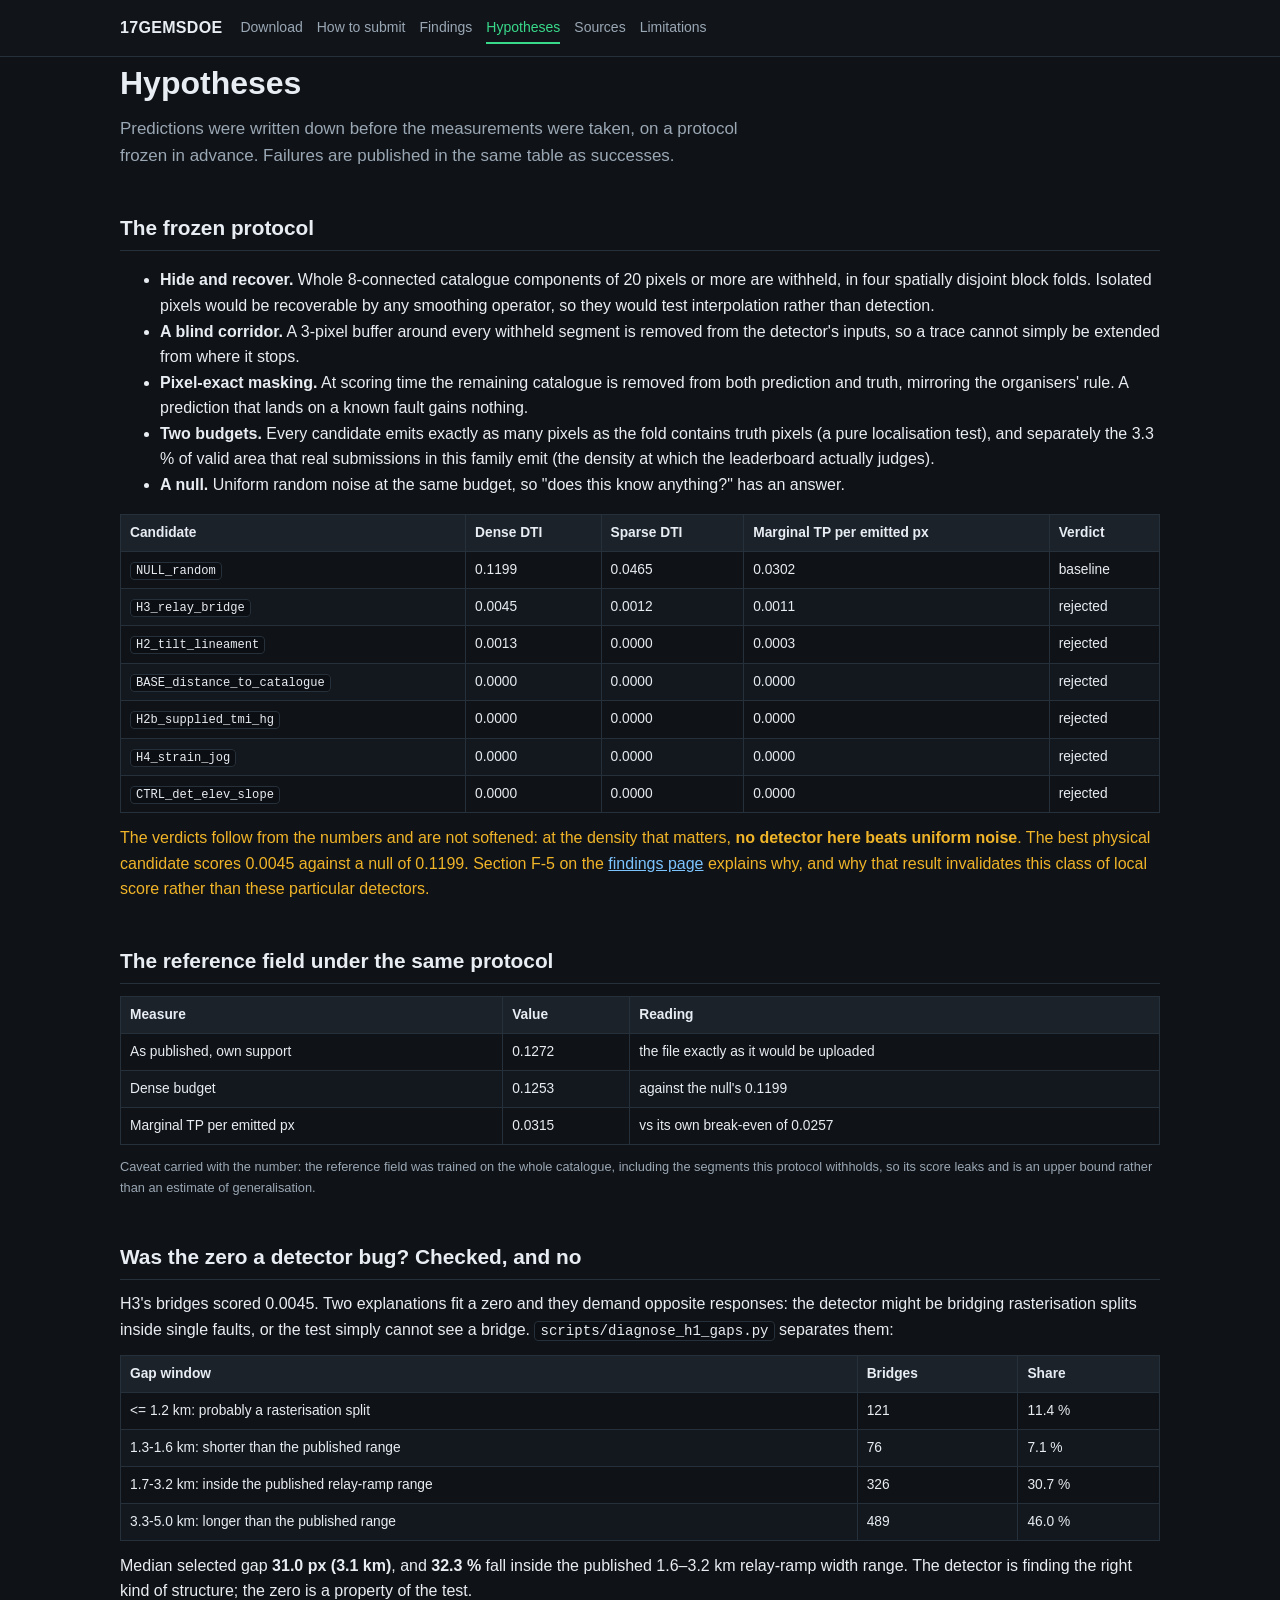
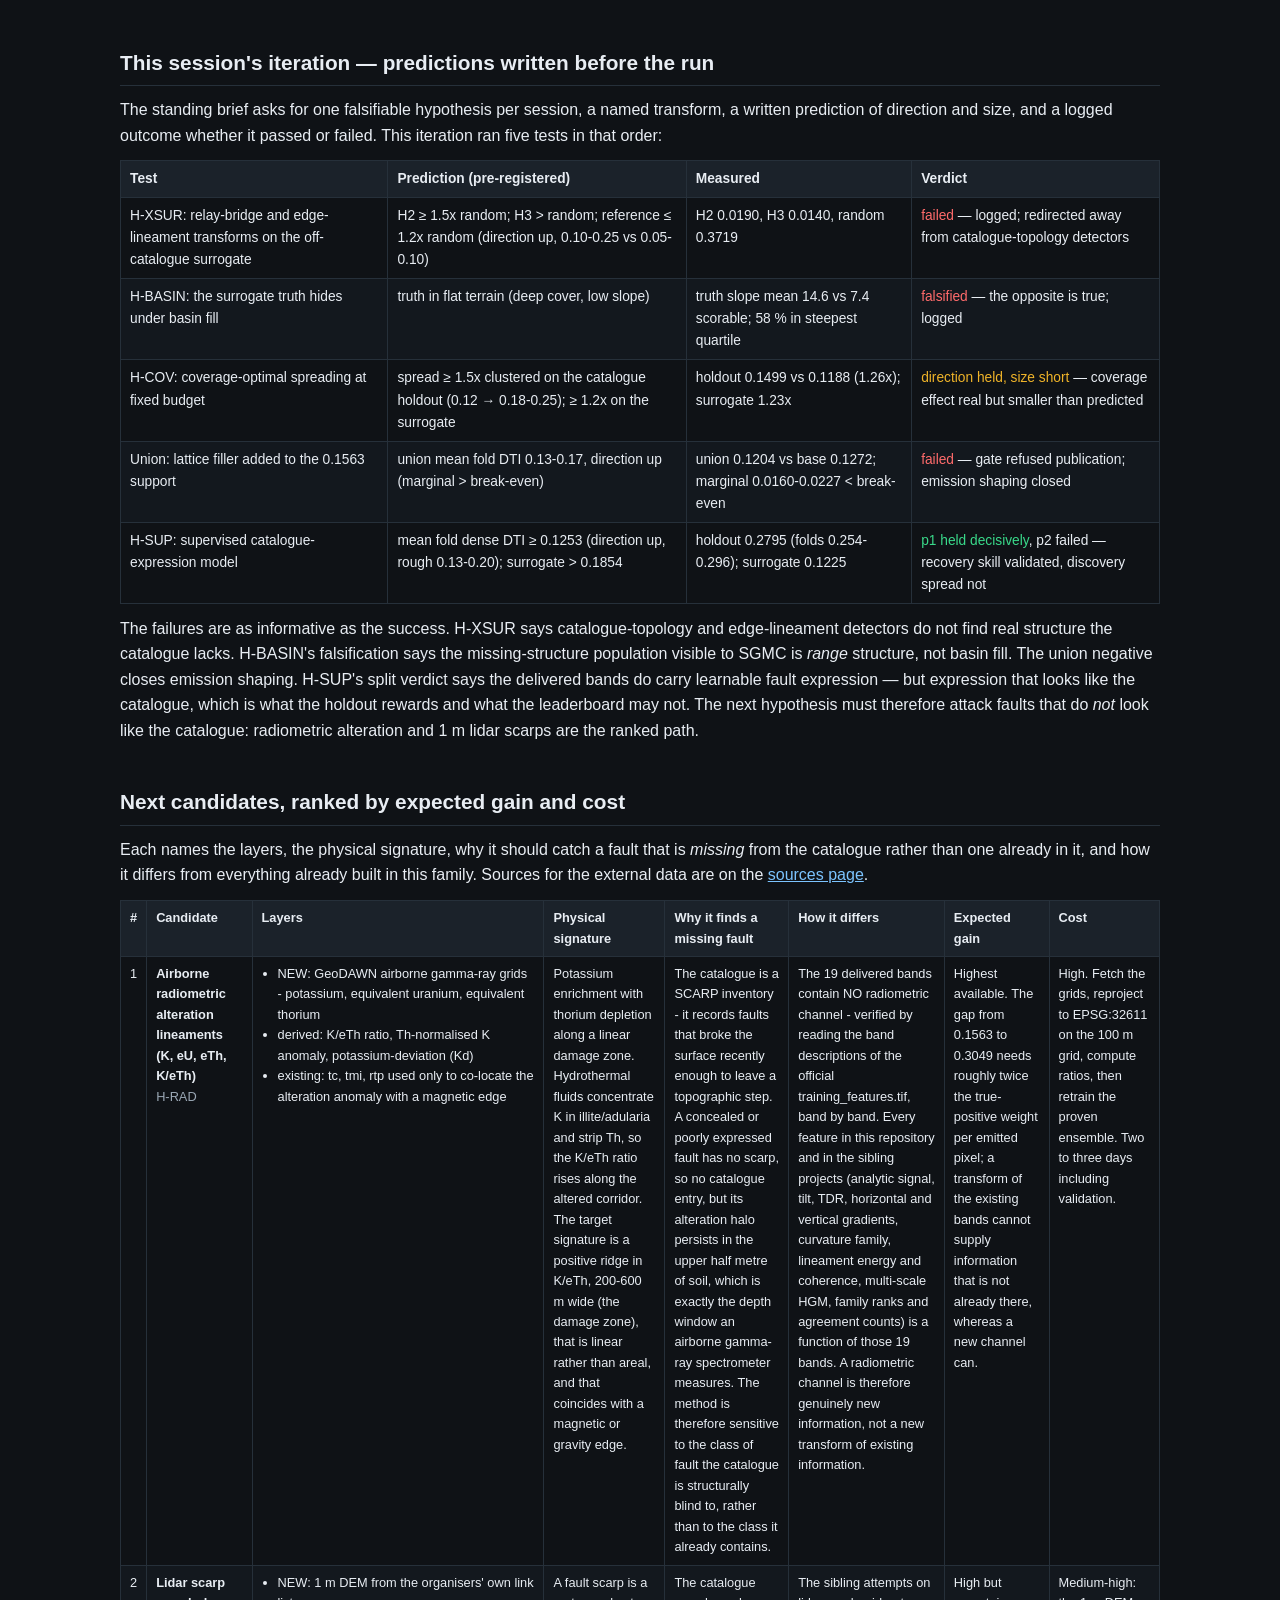
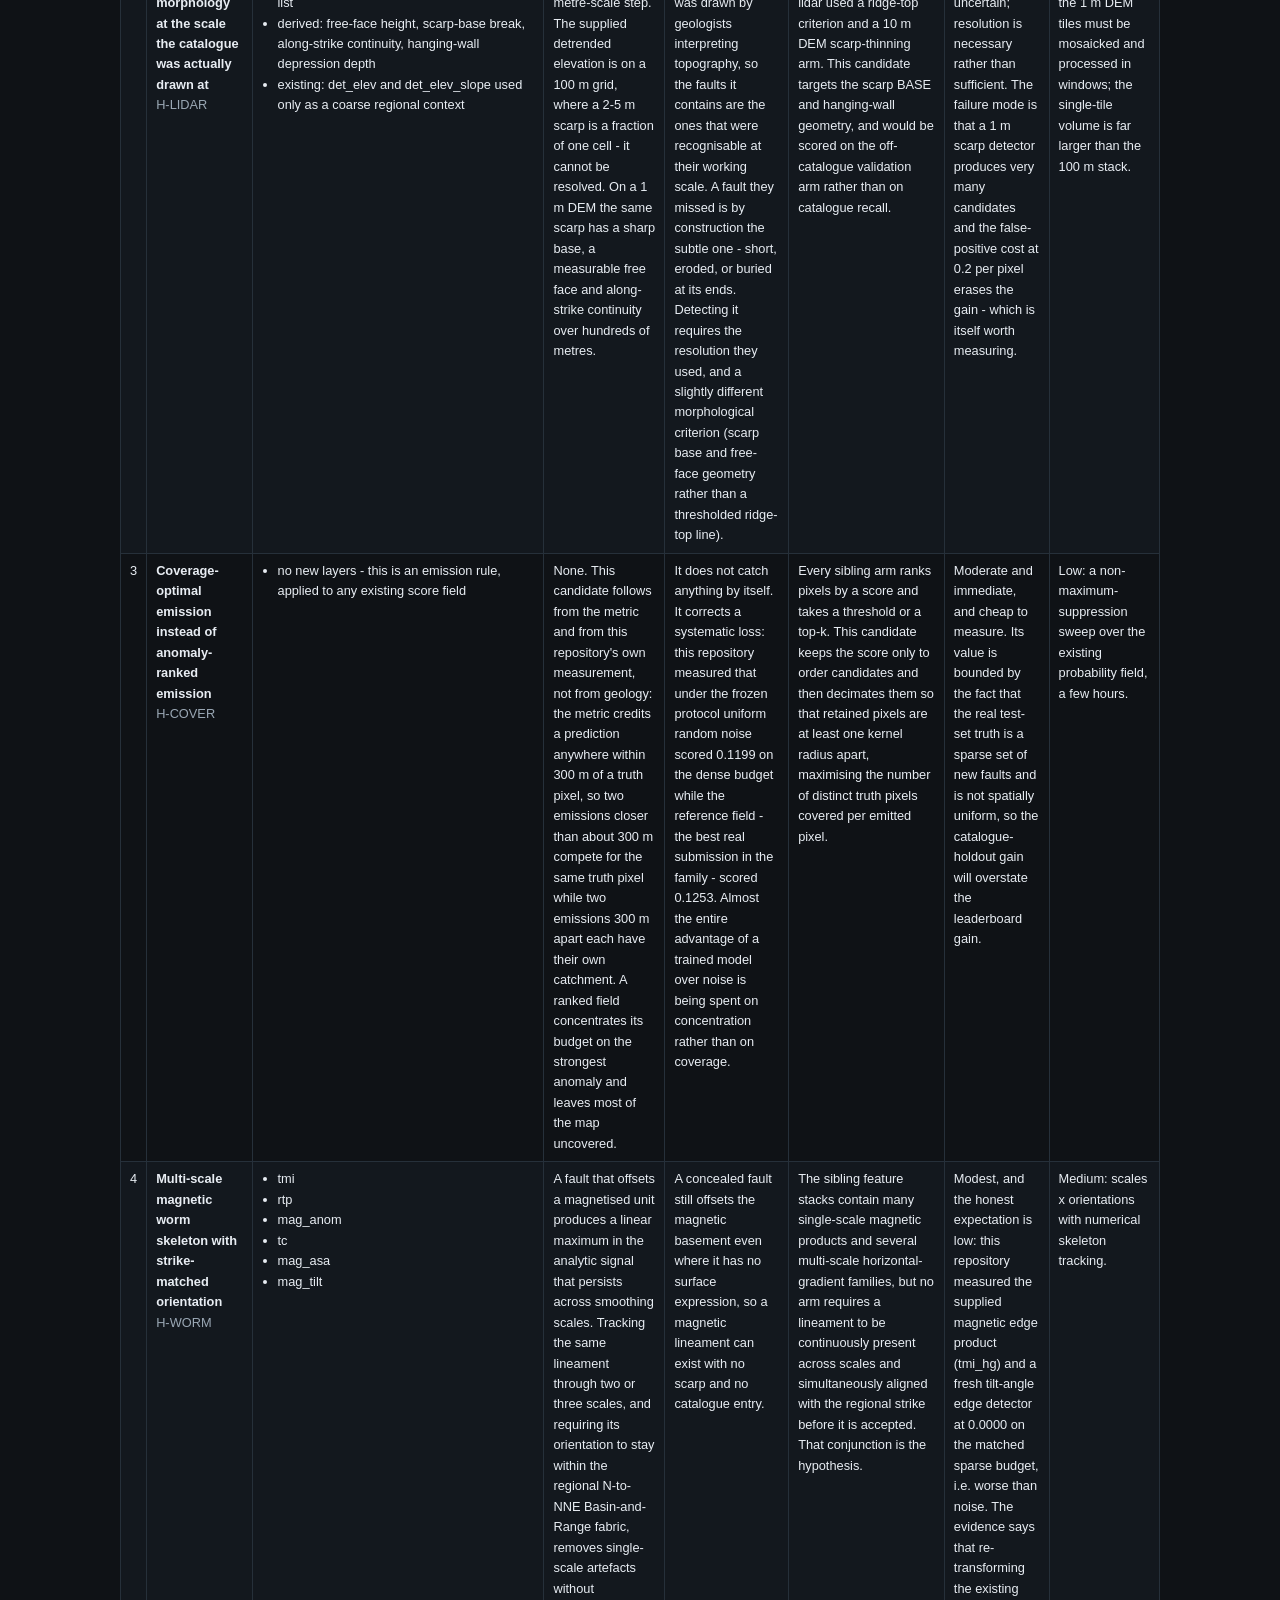
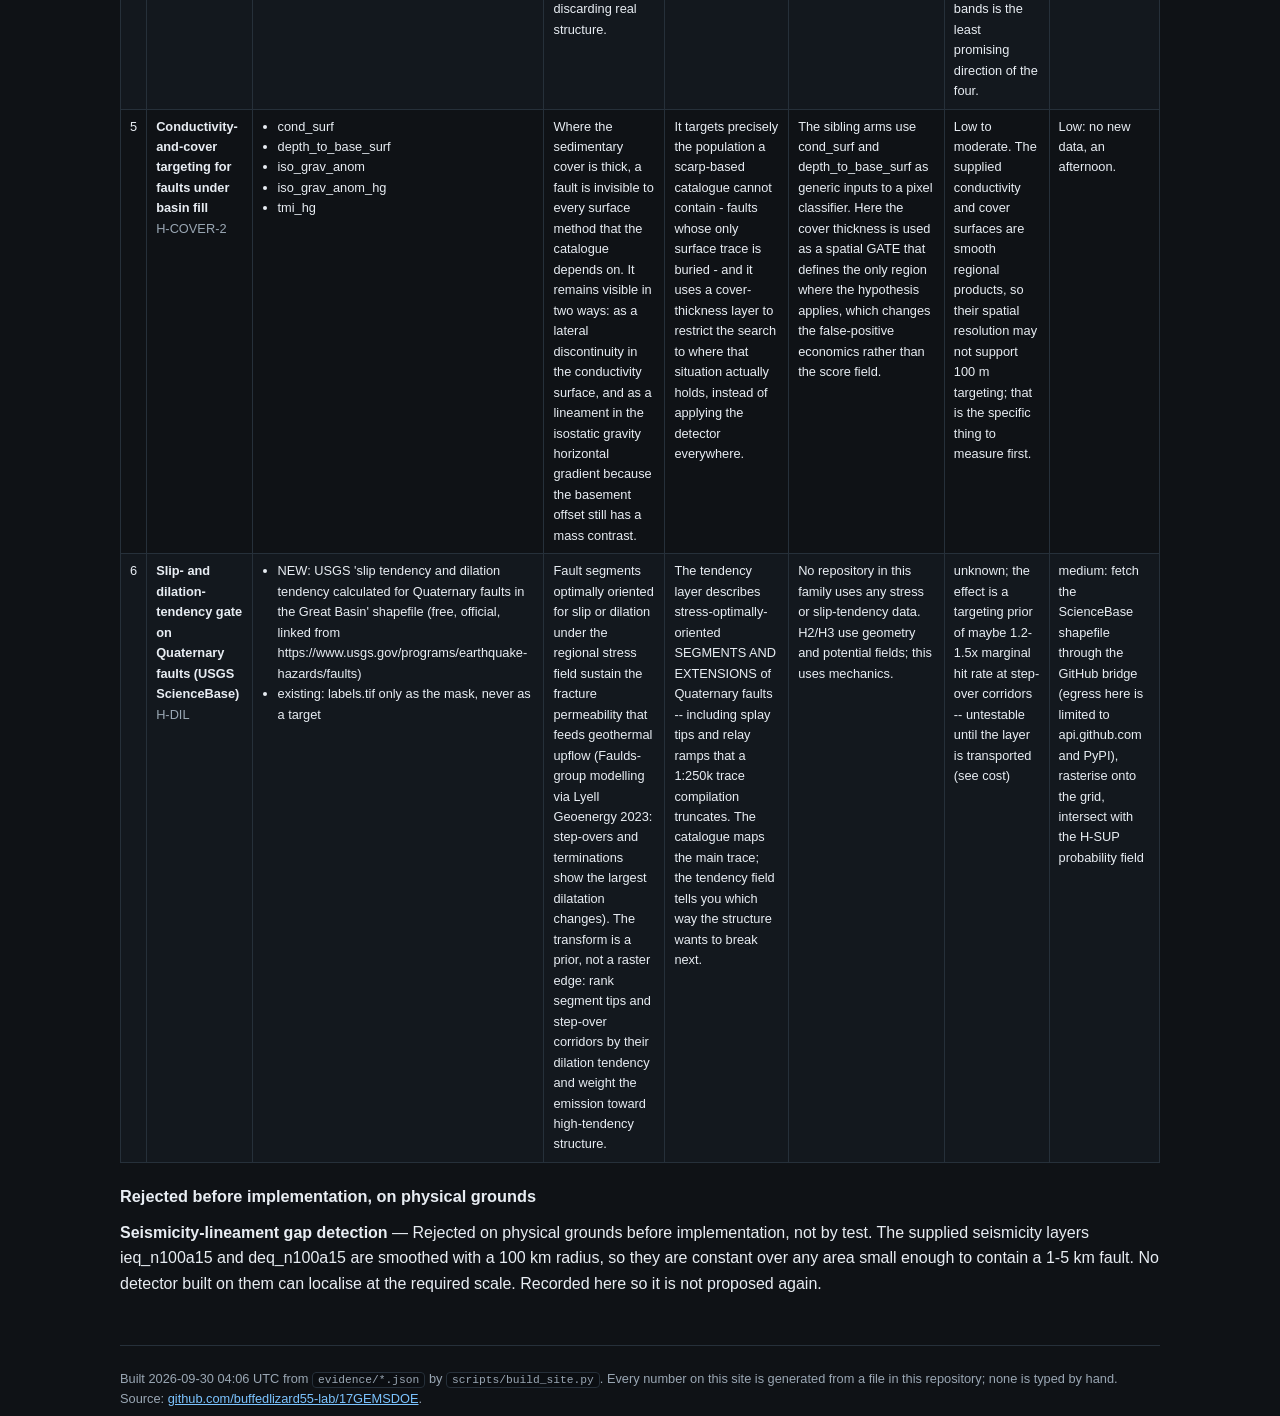
<file: docs/hypotheses.html>
<!doctype html>
<html lang="en"><head><meta charset="utf-8">
<meta name="viewport" content="width=device-width, initial-scale=1">
<title>Hypotheses &middot; 17GEMSDOE</title>
<meta name="description" content="DOE GEMS Prize Challenge: verified submission download, forensic audit and pre-registered hypotheses.">
<link rel="stylesheet" href="assets/style.css">
</head><body>
<header class="bar"><div class="wrap">
<span class="brand">17GEMSDOE</span>
<nav><a href="index.html">Download</a><a href="how-to-submit.html">How to submit</a><a href="findings.html">Findings</a><a href="hypotheses.html" class='on'>Hypotheses</a><a href="sources.html">Sources</a><a href="limitations.html">Limitations</a></nav>
</div></header>
<main class="wrap">

<h1>Hypotheses</h1>
<p class="lede">Predictions were written down before the measurements were taken, on a
protocol frozen in advance. Failures are published in the same table as successes.</p>

<h2>The frozen protocol</h2>
<ul>
<li><strong>Hide and recover.</strong> Whole 8-connected catalogue components of 20 pixels
or more are withheld, in four spatially disjoint block folds. Isolated pixels would be
recoverable by any smoothing operator, so they would test interpolation rather than
detection.</li>
<li><strong>A blind corridor.</strong> A 3-pixel buffer around every withheld segment is
removed from the detector's inputs, so a trace cannot simply be extended from where it
stops.</li>
<li><strong>Pixel-exact masking.</strong> At scoring time the remaining catalogue is
removed from both prediction and truth, mirroring the organisers' rule. A prediction that
lands on a known fault gains nothing.</li>
<li><strong>Two budgets.</strong> Every candidate emits exactly as many pixels as the fold
contains truth pixels (a pure localisation test), and separately the 3.3 % of valid area
that real submissions in this family emit (the density at which the leaderboard actually
judges).</li>
<li><strong>A null.</strong> Uniform random noise at the same budget, so "does this know
anything?" has an answer.</li>
</ul>
<table class="t"><thead><tr><th>Candidate</th><th>Dense DTI</th><th>Sparse DTI</th><th>Marginal TP per emitted px</th><th>Verdict</th></tr></thead><tbody><tr><td><code>NULL_random</code></td><td>0.1199</td><td>0.0465</td><td>0.0302</td><td>baseline</td></tr><tr><td><code>H3_relay_bridge</code></td><td>0.0045</td><td>0.0012</td><td>0.0011</td><td>rejected</td></tr><tr><td><code>H2_tilt_lineament</code></td><td>0.0013</td><td>0.0000</td><td>0.0003</td><td>rejected</td></tr><tr><td><code>BASE_distance_to_catalogue</code></td><td>0.0000</td><td>0.0000</td><td>0.0000</td><td>rejected</td></tr><tr><td><code>H2b_supplied_tmi_hg</code></td><td>0.0000</td><td>0.0000</td><td>0.0000</td><td>rejected</td></tr><tr><td><code>H4_strain_jog</code></td><td>0.0000</td><td>0.0000</td><td>0.0000</td><td>rejected</td></tr><tr><td><code>CTRL_det_elev_slope</code></td><td>0.0000</td><td>0.0000</td><td>0.0000</td><td>rejected</td></tr></tbody></table>
<p class="warn">The verdicts follow from the numbers and are not softened: at the density
that matters, <strong>no detector here beats uniform noise</strong>. The best physical
candidate scores 0.0045 against a null of 0.1199. Section F-5 on the
<a href="findings.html">findings page</a> explains why, and why that result invalidates
this class of local score rather than these particular detectors.</p>

<h2>The reference field under the same protocol</h2>
<table class="t"><thead><tr><th>Measure</th><th>Value</th><th>Reading</th></tr></thead><tbody><tr><td>As published, own support</td><td>0.1272</td><td>the file exactly as it would be uploaded</td></tr><tr><td>Dense budget</td><td>0.1253</td><td>against the null's 0.1199</td></tr><tr><td>Marginal TP per emitted px</td><td>0.0315</td><td>vs its own break-even of 0.0257</td></tr></tbody></table>
<p class="tiny">Caveat carried with the number: the reference field was trained on the
whole catalogue, including the segments this protocol withholds, so its score leaks and is
an upper bound rather than an estimate of generalisation.</p>

<h2>Was the zero a detector bug? Checked, and no</h2>
<p>H3's bridges scored 0.0045.
Two explanations fit a zero and they demand opposite responses: the detector might be
bridging rasterisation splits inside single faults, or the test simply cannot see a bridge.
<code>scripts/diagnose_h1_gaps.py</code> separates them:</p>
<table class="t"><thead><tr><th>Gap window</th><th>Bridges</th><th>Share</th></tr></thead><tbody><tr><td>&lt;= 1.2 km: probably a rasterisation split</td><td>121</td><td>11.4 %</td></tr><tr><td>1.3-1.6 km: shorter than the published range</td><td>76</td><td>7.1 %</td></tr><tr><td>1.7-3.2 km: inside the published relay-ramp range</td><td>326</td><td>30.7 %</td></tr><tr><td>3.3-5.0 km: longer than the published range</td><td>489</td><td>46.0 %</td></tr></tbody></table>
<p>Median selected gap <strong>31.0 px
(3.1 km)</strong>, and
<strong>32.3 %</strong> fall inside the
published 1.6&ndash;3.2 km relay-ramp width range. The detector is finding the right kind of
structure; the zero is a property of the test.</p>

<h2>This session's iteration &mdash; predictions written before the run</h2>
<p>The standing brief asks for one falsifiable hypothesis per session, a named transform,
a written prediction of direction and size, and a logged outcome whether it passed or
failed. This iteration ran five tests in that order:</p>
<table class="t"><thead><tr><th>Test</th><th>Prediction (pre-registered)</th><th>Measured</th><th>Verdict</th></tr></thead><tbody><tr><td>H-XSUR: relay-bridge and edge-lineament transforms on the off-catalogue surrogate</td><td>H2 &ge; 1.5x random; H3 &gt; random; reference &le; 1.2x random (direction up, 0.10-0.25 vs 0.05-0.10)</td><td>H2 0.0190, H3 0.0140, random 0.3719</td><td><span class='bad'>failed</span> &mdash; logged; redirected away from catalogue-topology detectors</td></tr><tr><td>H-BASIN: the surrogate truth hides under basin fill</td><td>truth in flat terrain (deep cover, low slope)</td><td>truth slope mean 14.6 vs 7.4 scorable; 58 % in steepest quartile</td><td><span class='bad'>falsified</span> &mdash; the opposite is true; logged</td></tr><tr><td>H-COV: coverage-optimal spreading at fixed budget</td><td>spread &ge; 1.5x clustered on the catalogue holdout (0.12 &rarr; 0.18-0.25); &ge; 1.2x on the surrogate</td><td>holdout 0.1499 vs 0.1188 (1.26x); surrogate 1.23x</td><td><span class='warn'>direction held, size short</span> &mdash; coverage effect real but smaller than predicted</td></tr><tr><td>Union: lattice filler added to the 0.1563 support</td><td>union mean fold DTI 0.13-0.17, direction up (marginal &gt; break-even)</td><td>union 0.1204 vs base 0.1272; marginal 0.0160-0.0227 &lt; break-even</td><td><span class='bad'>failed</span> &mdash; gate refused publication; emission shaping closed</td></tr><tr><td>H-SUP: supervised catalogue-expression model</td><td>mean fold dense DTI &ge; 0.1253 (direction up, rough 0.13-0.20); surrogate &gt; 0.1854</td><td>holdout 0.2795 (folds 0.254-0.296); surrogate 0.1225</td><td><span class='ok'>p1 held decisively</span>, p2 failed &mdash; recovery skill validated, discovery spread not</td></tr></tbody></table>
<p>The failures are as informative as the success. H-XSUR says catalogue-topology and
edge-lineament detectors do not find real structure the catalogue lacks. H-BASIN's
falsification says the missing-structure population visible to SGMC is <em>range</em>
structure, not basin fill. The union negative closes emission shaping. H-SUP's split
verdict says the delivered bands do carry learnable fault expression &mdash; but expression
that looks like the catalogue, which is what the holdout rewards and what the leaderboard
may not. The next hypothesis must therefore attack faults that do <em>not</em> look like
the catalogue: radiometric alteration and 1 m lidar scarps are the ranked path.</p>

<h2>Next candidates, ranked by expected gain and cost</h2>
<p>Each names the layers, the physical signature, why it should catch a fault that is
<em>missing</em> from the catalogue rather than one already in it, and how it differs from
everything already built in this family. Sources for the external data are on the
<a href="sources.html">sources page</a>.</p>
<table class="t wide"><thead><tr><th>#</th><th>Candidate</th><th>Layers</th><th>Physical signature</th><th>Why it finds a missing fault</th><th>How it differs</th><th>Expected gain</th><th>Cost</th></tr></thead><tbody><tr><td>1</td><td><strong>Airborne radiometric alteration lineaments (K, eU, eTh, K/eTh)</strong><br><span class='tiny'>H-RAD</span></td><td><ul class='tight'><li>NEW: GeoDAWN airborne gamma-ray grids - potassium, equivalent uranium, equivalent thorium</li><li>derived: K/eTh ratio, Th-normalised K anomaly, potassium-deviation (Kd)</li><li>existing: tc, tmi, rtp used only to co-locate the alteration anomaly with a magnetic edge</li></ul></td><td>Potassium enrichment with thorium depletion along a linear damage zone. Hydrothermal fluids concentrate K in illite/adularia and strip Th, so the K/eTh ratio rises along the altered corridor. The target signature is a positive ridge in K/eTh, 200-600 m wide (the damage zone), that is linear rather than areal, and that coincides with a magnetic or gravity edge.</td><td>The catalogue is a SCARP inventory - it records faults that broke the surface recently enough to leave a topographic step. A concealed or poorly expressed fault has no scarp, so no catalogue entry, but its alteration halo persists in the upper half metre of soil, which is exactly the depth window an airborne gamma-ray spectrometer measures. The method is therefore sensitive to the class of fault the catalogue is structurally blind to, rather than to the class it already contains.</td><td>The 19 delivered bands contain NO radiometric channel - verified by reading the band descriptions of the official training_features.tif, band by band. Every feature in this repository and in the sibling projects (analytic signal, tilt, TDR, horizontal and vertical gradients, curvature family, lineament energy and coherence, multi-scale HGM, family ranks and agreement counts) is a function of those 19 bands. A radiometric channel is therefore genuinely new information, not a new transform of existing information.</td><td>Highest available. The gap from 0.1563 to 0.3049 needs roughly twice the true-positive weight per emitted pixel; a transform of the existing bands cannot supply information that is not already there, whereas a new channel can.</td><td>High. Fetch the grids, reproject to EPSG:32611 on the 100 m grid, compute ratios, then retrain the proven ensemble. Two to three days including validation.</td></tr><tr><td>2</td><td><strong>Lidar scarp morphology at the scale the catalogue was actually drawn at</strong><br><span class='tiny'>H-LIDAR</span></td><td><ul class='tight'><li>NEW: 1 m DEM from the organisers&#x27; own link list</li><li>derived: free-face height, scarp-base break, along-strike continuity, hanging-wall depression depth</li><li>existing: det_elev and det_elev_slope used only as a coarse regional context</li></ul></td><td>A fault scarp is a metre-scale step. The supplied detrended elevation is on a 100 m grid, where a 2-5 m scarp is a fraction of one cell - it cannot be resolved. On a 1 m DEM the same scarp has a sharp base, a measurable free face and along-strike continuity over hundreds of metres.</td><td>The catalogue was drawn by geologists interpreting topography, so the faults it contains are the ones that were recognisable at their working scale. A fault they missed is by construction the subtle one - short, eroded, or buried at its ends. Detecting it requires the resolution they used, and a slightly different morphological criterion (scarp base and free-face geometry rather than a thresholded ridge-top line).</td><td>The sibling attempts on lidar used a ridge-top criterion and a 10 m DEM scarp-thinning arm. This candidate targets the scarp BASE and hanging-wall geometry, and would be scored on the off-catalogue validation arm rather than on catalogue recall.</td><td>High but uncertain; resolution is necessary rather than sufficient. The failure mode is that a 1 m scarp detector produces very many candidates and the false-positive cost at 0.2 per pixel erases the gain - which is itself worth measuring.</td><td>Medium-high: the 1 m DEM tiles must be mosaicked and processed in windows; the single-tile volume is far larger than the 100 m stack.</td></tr><tr><td>3</td><td><strong>Coverage-optimal emission instead of anomaly-ranked emission</strong><br><span class='tiny'>H-COVER</span></td><td><ul class='tight'><li>no new layers - this is an emission rule, applied to any existing score field</li></ul></td><td>None. This candidate follows from the metric and from this repository&#x27;s own measurement, not from geology: the metric credits a prediction anywhere within 300 m of a truth pixel, so two emissions closer than about 300 m compete for the same truth pixel while two emissions 300 m apart each have their own catchment. A ranked field concentrates its budget on the strongest anomaly and leaves most of the map uncovered.</td><td>It does not catch anything by itself. It corrects a systematic loss: this repository measured that under the frozen protocol uniform random noise scored 0.1199 on the dense budget while the reference field - the best real submission in the family - scored 0.1253. Almost the entire advantage of a trained model over noise is being spent on concentration rather than on coverage.</td><td>Every sibling arm ranks pixels by a score and takes a threshold or a top-k. This candidate keeps the score only to order candidates and then decimates them so that retained pixels are at least one kernel radius apart, maximising the number of distinct truth pixels covered per emitted pixel.</td><td>Moderate and immediate, and cheap to measure. Its value is bounded by the fact that the real test-set truth is a sparse set of new faults and is not spatially uniform, so the catalogue-holdout gain will overstate the leaderboard gain.</td><td>Low: a non-maximum-suppression sweep over the existing probability field, a few hours.</td></tr><tr><td>4</td><td><strong>Multi-scale magnetic worm skeleton with strike-matched orientation</strong><br><span class='tiny'>H-WORM</span></td><td><ul class='tight'><li>tmi</li><li>rtp</li><li>mag_anom</li><li>tc</li><li>mag_asa</li><li>mag_tilt</li></ul></td><td>A fault that offsets a magnetised unit produces a linear maximum in the analytic signal that persists across smoothing scales. Tracking the same lineament through two or three scales, and requiring its orientation to stay within the regional N-to-NNE Basin-and-Range fabric, removes single-scale artefacts without discarding real structure.</td><td>A concealed fault still offsets the magnetic basement even where it has no surface expression, so a magnetic lineament can exist with no scarp and no catalogue entry.</td><td>The sibling feature stacks contain many single-scale magnetic products and several multi-scale horizontal-gradient families, but no arm requires a lineament to be continuously present across scales and simultaneously aligned with the regional strike before it is accepted. That conjunction is the hypothesis.</td><td>Modest, and the honest expectation is low: this repository measured the supplied magnetic edge product (tmi_hg) and a fresh tilt-angle edge detector at 0.0000 on the matched sparse budget, i.e. worse than noise. The evidence says that re-transforming the existing bands is the least promising direction of the four.</td><td>Medium: scales x orientations with numerical skeleton tracking.</td></tr><tr><td>5</td><td><strong>Conductivity-and-cover targeting for faults under basin fill</strong><br><span class='tiny'>H-COVER-2</span></td><td><ul class='tight'><li>cond_surf</li><li>depth_to_base_surf</li><li>iso_grav_anom</li><li>iso_grav_anom_hg</li><li>tmi_hg</li></ul></td><td>Where the sedimentary cover is thick, a fault is invisible to every surface method that the catalogue depends on. It remains visible in two ways: as a lateral discontinuity in the conductivity surface, and as a lineament in the isostatic gravity horizontal gradient because the basement offset still has a mass contrast.</td><td>It targets precisely the population a scarp-based catalogue cannot contain - faults whose only surface trace is buried - and it uses a cover-thickness layer to restrict the search to where that situation actually holds, instead of applying the detector everywhere.</td><td>The sibling arms use cond_surf and depth_to_base_surf as generic inputs to a pixel classifier. Here the cover thickness is used as a spatial GATE that defines the only region where the hypothesis applies, which changes the false-positive economics rather than the score field.</td><td>Low to moderate. The supplied conductivity and cover surfaces are smooth regional products, so their spatial resolution may not support 100 m targeting; that is the specific thing to measure first.</td><td>Low: no new data, an afternoon.</td></tr><tr><td>6</td><td><strong>Slip- and dilation-tendency gate on Quaternary faults (USGS ScienceBase)</strong><br><span class='tiny'>H-DIL</span></td><td><ul class='tight'><li>NEW: USGS &#x27;slip tendency and dilation tendency calculated for Quaternary faults in the Great Basin&#x27; shapefile (free, official, linked from https://www.usgs.gov/programs/earthquake-hazards/faults)</li><li>existing: labels.tif only as the mask, never as a target</li></ul></td><td>Fault segments optimally oriented for slip or dilation under the regional stress field sustain the fracture permeability that feeds geothermal upflow (Faulds-group modelling via Lyell Geoenergy 2023: step-overs and terminations show the largest dilatation changes). The transform is a prior, not a raster edge: rank segment tips and step-over corridors by their dilation tendency and weight the emission toward high-tendency structure.</td><td>The tendency layer describes stress-optimally-oriented SEGMENTS AND EXTENSIONS of Quaternary faults -- including splay tips and relay ramps that a 1:250k trace compilation truncates. The catalogue maps the main trace; the tendency field tells you which way the structure wants to break next.</td><td>No repository in this family uses any stress or slip-tendency data. H2/H3 use geometry and potential fields; this uses mechanics.</td><td>unknown; the effect is a targeting prior of maybe 1.2-1.5x marginal hit rate at step-over corridors -- untestable until the layer is transported (see cost)</td><td>medium: fetch the ScienceBase shapefile through the GitHub bridge (egress here is limited to api.github.com and PyPI), rasterise onto the grid, intersect with the H-SUP probability field</td></tr></tbody></table>

<h3>Rejected before implementation, on physical grounds</h3>
<p><strong>Seismicity-lineament gap detection</strong> &mdash; Rejected on physical grounds before implementation, not by test. The supplied seismicity layers ieq_n100a15 and deq_n100a15 are smoothed with a 100 km radius, so they are constant over any area small enough to contain a 1-5 km fault. No detector built on them can localise at the required scale. Recorded here so it is not proposed again.</p>

<footer>
<p class="tiny">Built 2026-09-30 04:06 UTC from
<code>evidence/*.json</code> by <code>scripts/build_site.py</code>. Every number on this
site is generated from a file in this repository; none is typed by hand.
Source: <a href="https://github.com/buffedlizard55-lab/17GEMSDOE">github.com/buffedlizard55-lab/17GEMSDOE</a>.</p>
</footer>
</main></body></html>
</file>
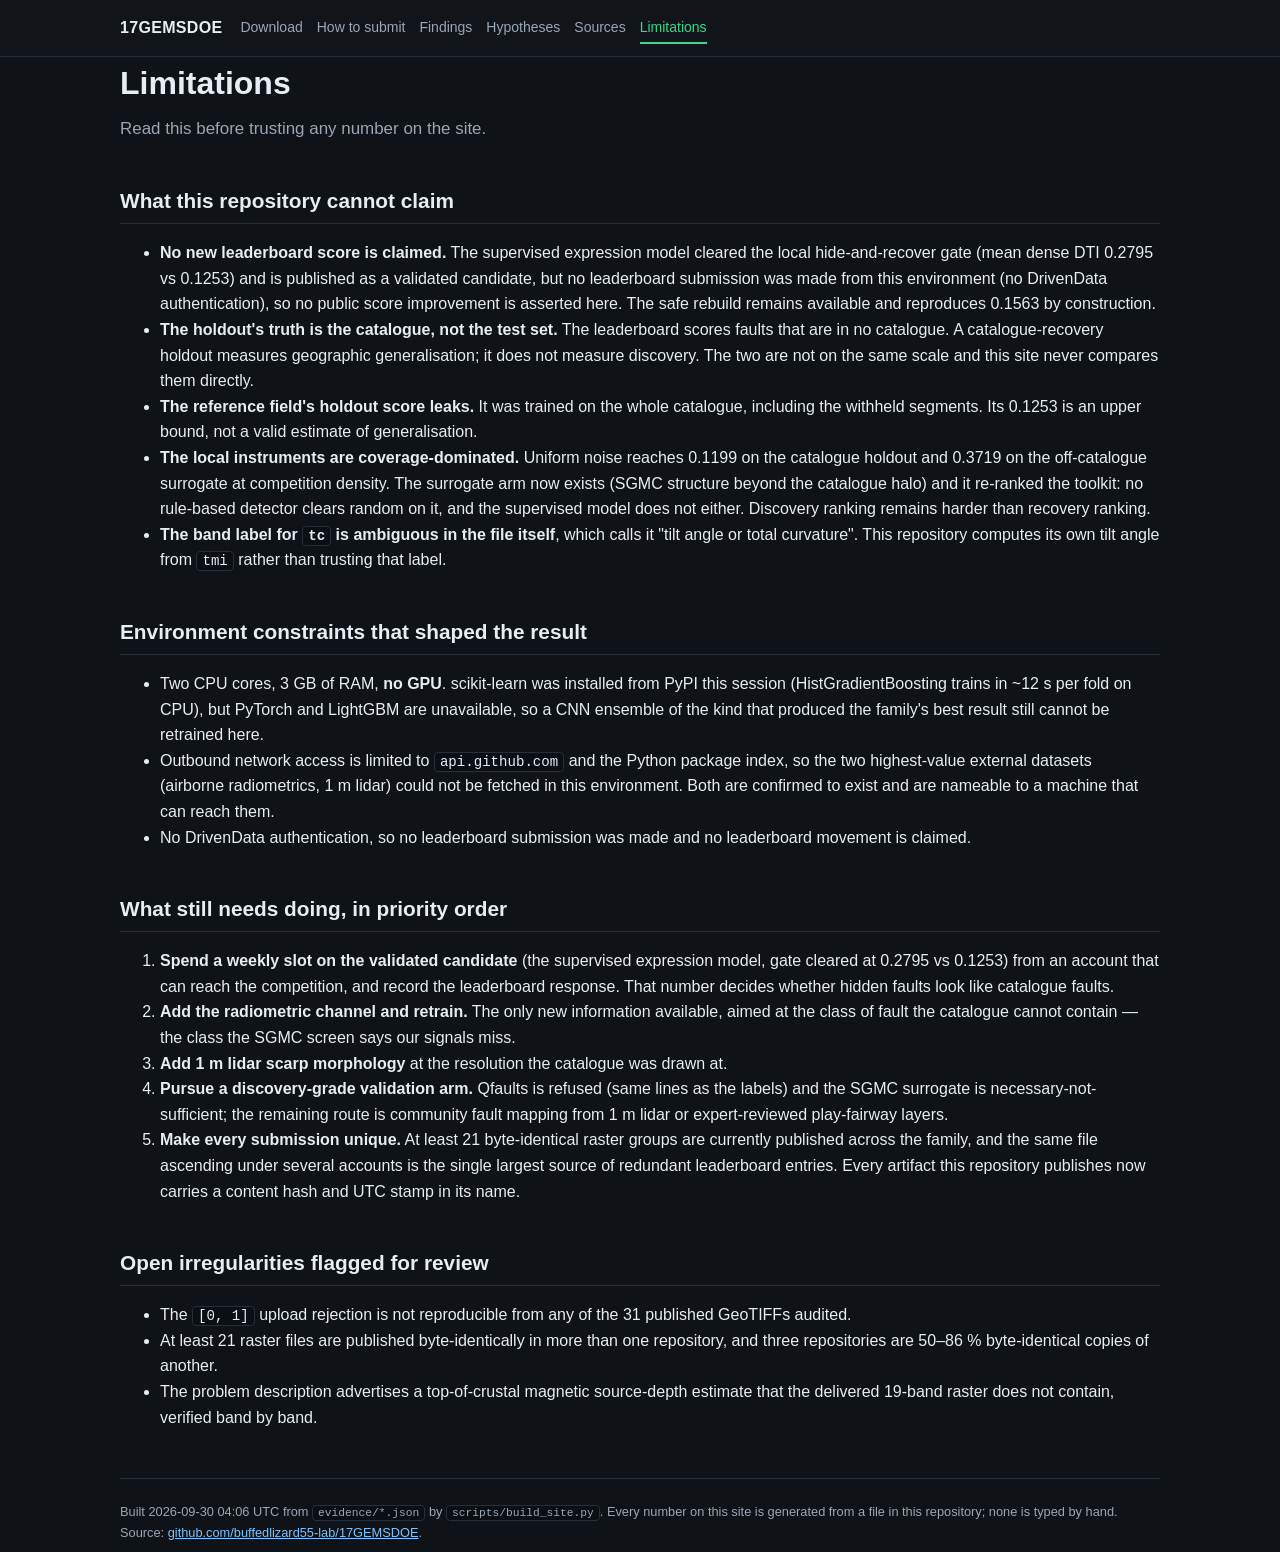
<file: docs/limitations.html>
<!doctype html>
<html lang="en"><head><meta charset="utf-8">
<meta name="viewport" content="width=device-width, initial-scale=1">
<title>Limitations &middot; 17GEMSDOE</title>
<meta name="description" content="DOE GEMS Prize Challenge: verified submission download, forensic audit and pre-registered hypotheses.">
<link rel="stylesheet" href="assets/style.css">
</head><body>
<header class="bar"><div class="wrap">
<span class="brand">17GEMSDOE</span>
<nav><a href="index.html">Download</a><a href="how-to-submit.html">How to submit</a><a href="findings.html">Findings</a><a href="hypotheses.html">Hypotheses</a><a href="sources.html">Sources</a><a href="limitations.html" class='on'>Limitations</a></nav>
</div></header>
<main class="wrap">

<h1>Limitations</h1>
<p class="lede">Read this before trusting any number on the site.</p>

<h2>What this repository cannot claim</h2>
<ul>
<li><strong>No new leaderboard score is claimed.</strong> The supervised expression
model cleared the local hide-and-recover gate (mean dense DTI 0.2795 vs 0.1253) and is
published as a validated candidate, but no leaderboard submission was made from this
environment (no DrivenData authentication), so no public score improvement is asserted
here. The safe rebuild remains available and reproduces 0.1563 by construction.</li>
<li><strong>The holdout's truth is the catalogue, not the test set.</strong> The
leaderboard scores faults that are in no catalogue. A catalogue-recovery holdout measures
geographic generalisation; it does not measure discovery. The two are not on the same
scale and this site never compares them directly.</li>
<li><strong>The reference field's holdout score leaks.</strong> It was trained on the
whole catalogue, including the withheld segments. Its
0.1253 is an upper bound, not a
valid estimate of generalisation.</li>
<li><strong>The local instruments are coverage-dominated.</strong> Uniform noise reaches
0.1199
on the catalogue holdout and 0.3719
on the off-catalogue surrogate at competition density. The surrogate arm now exists (SGMC
structure beyond the catalogue halo) and it re-ranked the toolkit: no rule-based detector
clears random on it, and the supervised model does not either. Discovery ranking remains
harder than recovery ranking.</li>
<li><strong>The band label for <code>tc</code> is ambiguous in the file itself</strong>,
which calls it "tilt angle or total curvature". This repository computes its own tilt
angle from <code>tmi</code> rather than trusting that label.</li>
</ul>

<h2>Environment constraints that shaped the result</h2>
<ul>
<li>Two CPU cores, 3 GB of RAM, <strong>no GPU</strong>. scikit-learn was installed from
PyPI this session (HistGradientBoosting trains in ~12 s per fold on CPU), but PyTorch and
LightGBM are unavailable, so a CNN ensemble of the kind that produced the family's best
result still cannot be retrained here.</li>
<li>Outbound network access is limited to <code>api.github.com</code> and the Python
package index, so the two highest-value external datasets (airborne radiometrics, 1 m
lidar) could not be fetched in this environment. Both are confirmed to exist and are
nameable to a machine that can reach them.</li>
<li>No DrivenData authentication, so no leaderboard submission was made and no
leaderboard movement is claimed.</li>
</ul>

<h2>What still needs doing, in priority order</h2>
<ol>
<li><strong>Spend a weekly slot on the validated candidate</strong> (the supervised
expression model, gate cleared at 0.2795 vs 0.1253) from an account that can reach the
competition, and record the leaderboard response. That number decides whether hidden
faults look like catalogue faults.</li>
<li><strong>Add the radiometric channel and retrain.</strong> The only new information
available, aimed at the class of fault the catalogue cannot contain &mdash; the class the
SGMC screen says our signals miss.</li>
<li><strong>Add 1 m lidar scarp morphology</strong> at the resolution the catalogue was
drawn at.</li>
<li><strong>Pursue a discovery-grade validation arm.</strong> Qfaults is refused (same
lines as the labels) and the SGMC surrogate is necessary-not-sufficient; the remaining
route is community fault mapping from 1 m lidar or expert-reviewed play-fairway layers.</li>
<li><strong>Make every submission unique.</strong> At least
21 byte-identical
raster groups are currently published across the family, and the same file ascending under
several accounts is the single largest source of redundant leaderboard entries. Every
artifact this repository publishes now carries a content hash and UTC stamp in its name.</li>
</ol>

<h2>Open irregularities flagged for review</h2>
<ul>
<li>The <code>[0, 1]</code> upload rejection is not reproducible from any of the
31 published GeoTIFFs audited.</li>
<li>At least 21
raster files are published byte-identically in more than one repository, and three
repositories are 50&ndash;86 % byte-identical copies of another.</li>
<li>The problem description advertises a top-of-crustal magnetic source-depth estimate
that the delivered 19-band raster does not contain, verified band by band.</li>
</ul>

<footer>
<p class="tiny">Built 2026-09-30 04:06 UTC from
<code>evidence/*.json</code> by <code>scripts/build_site.py</code>. Every number on this
site is generated from a file in this repository; none is typed by hand.
Source: <a href="https://github.com/buffedlizard55-lab/17GEMSDOE">github.com/buffedlizard55-lab/17GEMSDOE</a>.</p>
</footer>
</main></body></html>
</file>
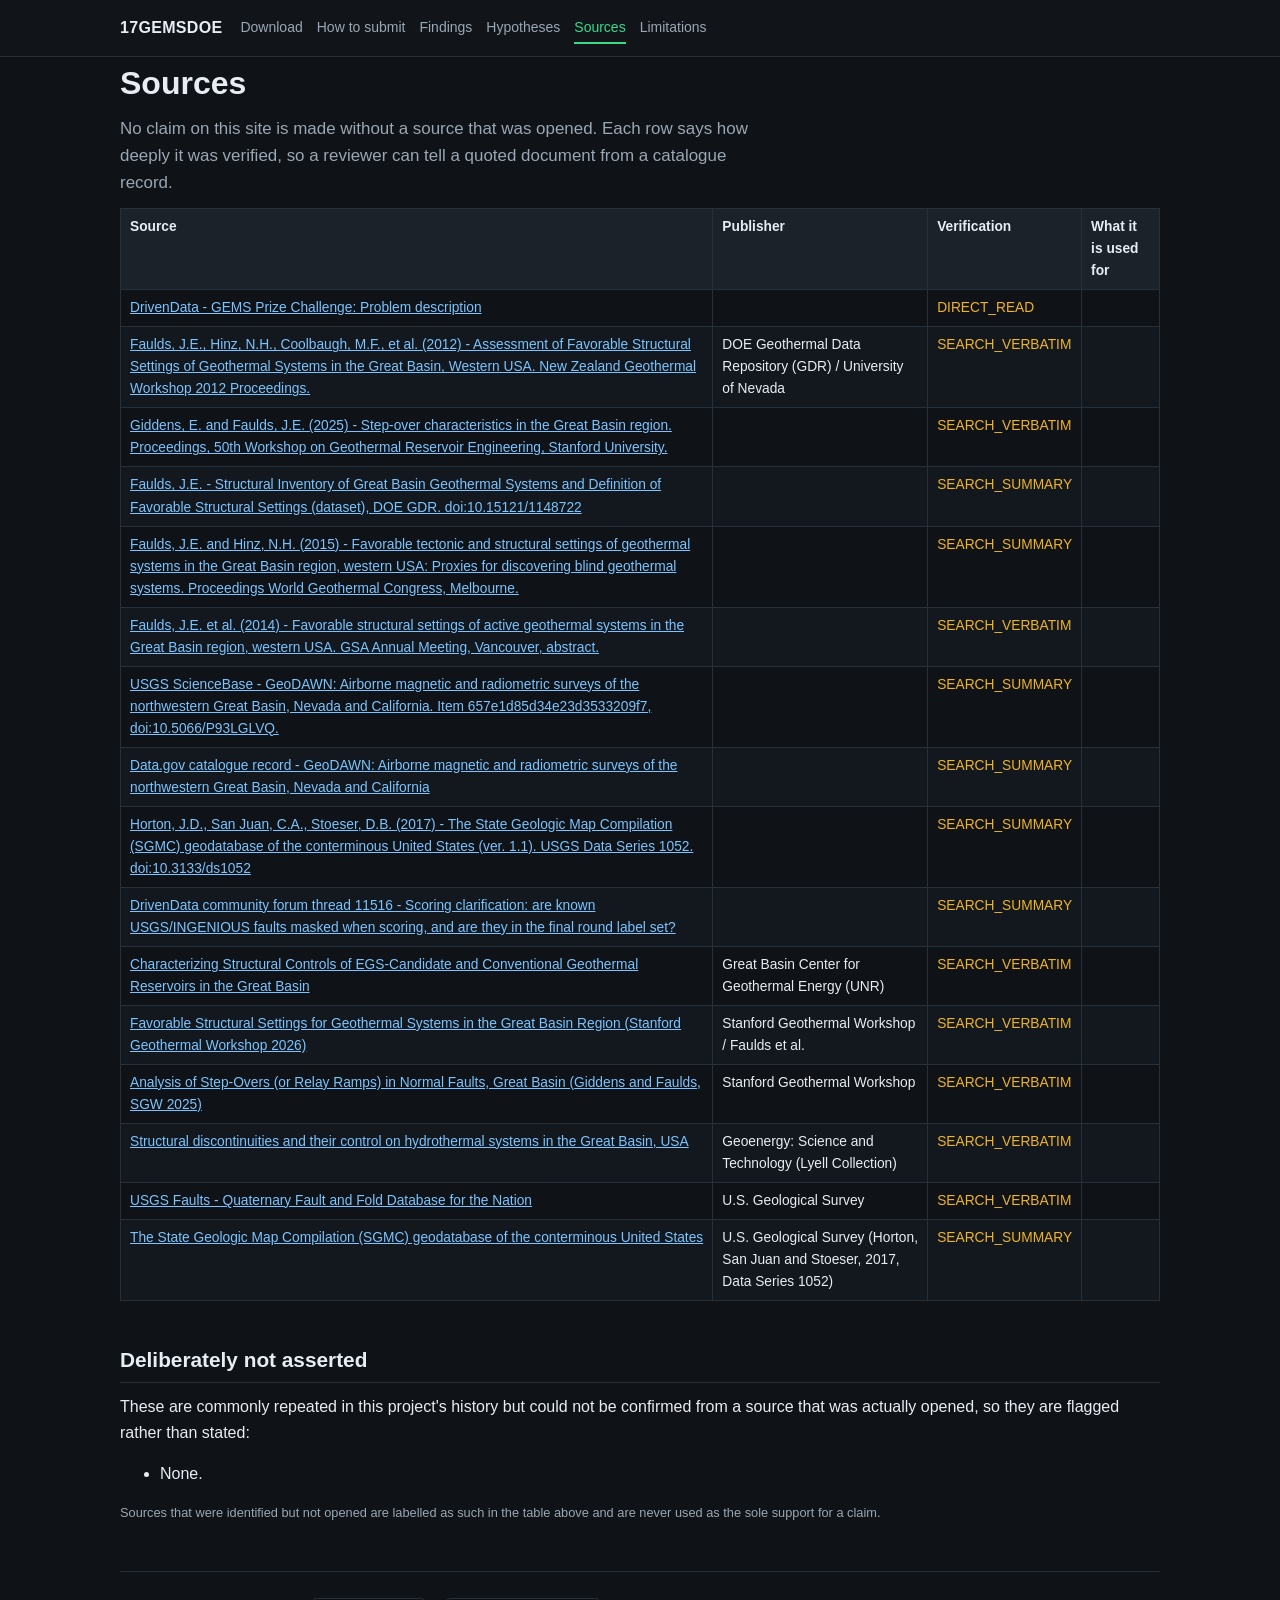
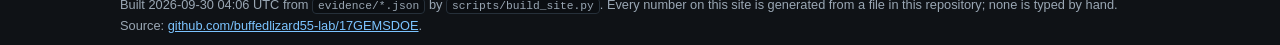
<file: docs/sources.html>
<!doctype html>
<html lang="en"><head><meta charset="utf-8">
<meta name="viewport" content="width=device-width, initial-scale=1">
<title>Sources &middot; 17GEMSDOE</title>
<meta name="description" content="DOE GEMS Prize Challenge: verified submission download, forensic audit and pre-registered hypotheses.">
<link rel="stylesheet" href="assets/style.css">
</head><body>
<header class="bar"><div class="wrap">
<span class="brand">17GEMSDOE</span>
<nav><a href="index.html">Download</a><a href="how-to-submit.html">How to submit</a><a href="findings.html">Findings</a><a href="hypotheses.html">Hypotheses</a><a href="sources.html" class='on'>Sources</a><a href="limitations.html">Limitations</a></nav>
</div></header>
<main class="wrap">

<h1>Sources</h1>
<p class="lede">No claim on this site is made without a source that was opened. Each row
says how deeply it was verified, so a reviewer can tell a quoted document from a
catalogue record.</p>
<table class="t"><thead><tr><th>Source</th><th>Publisher</th><th>Verification</th><th>What it is used for</th></tr></thead><tbody><tr><td><a href='https://www.drivendata.org/competitions/306/competition-doe-gems/page/967/'>DrivenData - GEMS Prize Challenge: Problem description</a></td><td></td><td><span class='warn'>DIRECT_READ</span></td><td></td></tr><tr><td><a href='https://gdr.openei.org/files/383/Faulds%20et%20al%202012%20GeoNZ%20Paper.pdf'>Faulds, J.E., Hinz, N.H., Coolbaugh, M.F., et al. (2012) - Assessment of Favorable Structural Settings of Geothermal Systems in the Great Basin, Western USA. New Zealand Geothermal Workshop 2012 Proceedings.</a></td><td>DOE Geothermal Data Repository (GDR) / University of Nevada</td><td><span class='warn'>SEARCH_VERBATIM</span></td><td></td></tr><tr><td><a href='https://pangea.stanford.edu/ERE/pdf/IGAstandard/SGW/2025/Giddens.pdf'>Giddens, E. and Faulds, J.E. (2025) - Step-over characteristics in the Great Basin region. Proceedings, 50th Workshop on Geothermal Reservoir Engineering, Stanford University.</a></td><td></td><td><span class='warn'>SEARCH_VERBATIM</span></td><td></td></tr><tr><td><a href='https://www.osti.gov/dataexplorer/biblio/dataset/1148722'>Faulds, J.E. - Structural Inventory of Great Basin Geothermal Systems and Definition of Favorable Structural Settings (dataset), DOE GDR. doi:10.15121/1148722</a></td><td></td><td><span class='warn'>SEARCH_SUMMARY</span></td><td></td></tr><tr><td><a href='https://www.osti.gov/dataexplorer/biblio/dataset/1148722'>Faulds, J.E. and Hinz, N.H. (2015) - Favorable tectonic and structural settings of geothermal systems in the Great Basin region, western USA: Proxies for discovering blind geothermal systems. Proceedings World Geothermal Congress, Melbourne.</a></td><td></td><td><span class='warn'>SEARCH_SUMMARY</span></td><td></td></tr><tr><td><a href='https://gsa.confex.com/gsa/2014AM/webprogram/Paper248671.html'>Faulds, J.E. et al. (2014) - Favorable structural settings of active geothermal systems in the Great Basin region, western USA. GSA Annual Meeting, Vancouver, abstract.</a></td><td></td><td><span class='warn'>SEARCH_VERBATIM</span></td><td></td></tr><tr><td><a href='https://www.sciencebase.gov/catalog/item/657e1d85d34e23d3533209f7'>USGS ScienceBase - GeoDAWN: Airborne magnetic and radiometric surveys of the northwestern Great Basin, Nevada and California. Item 657e1d85d34e23d3533209f7, doi:10.5066/P93LGLVQ.</a></td><td></td><td><span class='warn'>SEARCH_SUMMARY</span></td><td></td></tr><tr><td><a href='https://catalog.data.gov/dataset/geodawn-airborne-magnetic-and-radiometric-surveys-of-the-northwestern-great-basin-nevada-a'>Data.gov catalogue record - GeoDAWN: Airborne magnetic and radiometric surveys of the northwestern Great Basin, Nevada and California</a></td><td></td><td><span class='warn'>SEARCH_SUMMARY</span></td><td></td></tr><tr><td><a href='https://pubs.usgs.gov/publication/ds1052'>Horton, J.D., San Juan, C.A., Stoeser, D.B. (2017) - The State Geologic Map Compilation (SGMC) geodatabase of the conterminous United States (ver. 1.1). USGS Data Series 1052. doi:10.3133/ds1052</a></td><td></td><td><span class='warn'>SEARCH_SUMMARY</span></td><td></td></tr><tr><td><a href='https://community.drivendata.org/t/scoring-clarification-are-known-usgs-ingenious-faults-masked-when-scoring-and-are-they-in-the-final-round-label-set/11516'>DrivenData community forum thread 11516 - Scoring clarification: are known USGS/INGENIOUS faults masked when scoring, and are they in the final round label set?</a></td><td></td><td><span class='warn'>SEARCH_SUMMARY</span></td><td></td></tr><tr><td><a href='https://gbcge.org/recent-projects/characterizing-structural-controls/'>Characterizing Structural Controls of EGS-Candidate and Conventional Geothermal Reservoirs in the Great Basin</a></td><td>Great Basin Center for Geothermal Energy (UNR)</td><td><span class='warn'>SEARCH_VERBATIM</span></td><td></td></tr><tr><td><a href='https://pangea.stanford.edu/ERE/db/GeoConf/papers/SGW/2026/Faulds.pdf'>Favorable Structural Settings for Geothermal Systems in the Great Basin Region (Stanford Geothermal Workshop 2026)</a></td><td>Stanford Geothermal Workshop / Faulds et al.</td><td><span class='warn'>SEARCH_VERBATIM</span></td><td></td></tr><tr><td><a href='https://pangea.stanford.edu/ERE/pdf/IGAstandard/SGW/2025/Giddens.pdf'>Analysis of Step-Overs (or Relay Ramps) in Normal Faults, Great Basin (Giddens and Faulds, SGW 2025)</a></td><td>Stanford Geothermal Workshop</td><td><span class='warn'>SEARCH_VERBATIM</span></td><td></td></tr><tr><td><a href='https://www.lyellcollection.org/doi/full/10.1144/geoenergy2023-009'>Structural discontinuities and their control on hydrothermal systems in the Great Basin, USA</a></td><td>Geoenergy: Science and Technology (Lyell Collection)</td><td><span class='warn'>SEARCH_VERBATIM</span></td><td></td></tr><tr><td><a href='https://www.usgs.gov/programs/earthquake-hazards/faults'>USGS Faults - Quaternary Fault and Fold Database for the Nation</a></td><td>U.S. Geological Survey</td><td><span class='warn'>SEARCH_VERBATIM</span></td><td></td></tr><tr><td><a href='https://pubs.usgs.gov/publication/ds1052'>The State Geologic Map Compilation (SGMC) geodatabase of the conterminous United States</a></td><td>U.S. Geological Survey (Horton, San Juan and Stoeser, 2017, Data Series 1052)</td><td><span class='warn'>SEARCH_SUMMARY</span></td><td></td></tr></tbody></table>
<h2>Deliberately not asserted</h2>
<p>These are commonly repeated in this project's history but could not be confirmed from a
source that was actually opened, so they are flagged rather than stated:</p>
<ul><li>None.</li></ul>
<p class="tiny">Sources that were identified but not opened are labelled as such in the
table above and are never used as the sole support for a claim.</p>

<footer>
<p class="tiny">Built 2026-09-30 04:06 UTC from
<code>evidence/*.json</code> by <code>scripts/build_site.py</code>. Every number on this
site is generated from a file in this repository; none is typed by hand.
Source: <a href="https://github.com/buffedlizard55-lab/17GEMSDOE">github.com/buffedlizard55-lab/17GEMSDOE</a>.</p>
</footer>
</main></body></html>
</file>
<file: docs/assets/style.css>
:root{--bg:#0f1216;--panel:#171c22;--ink:#e8edf3;--dim:#9aa7b4;--line:#26303a;
--acc:#39d98a;--warn:#f0b429;--bad:#ff6b6b}
*{box-sizing:border-box}
body{margin:0;background:var(--bg);color:var(--ink);
font:16px/1.6 -apple-system,BlinkMacSystemFont,"Segoe UI",Roboto,Helvetica,Arial,sans-serif}
.wrap{max-width:1080px;margin:0 auto;padding:0 20px}
.bar{border-bottom:1px solid var(--line);background:#11151a;position:sticky;top:0;z-index:9}
.bar .wrap{display:flex;align-items:center;gap:18px;flex-wrap:wrap;padding:12px 20px}
.brand{font-weight:700;letter-spacing:.02em}
.bar nav{display:flex;gap:14px;flex-wrap:wrap}
.bar nav a{color:var(--dim);text-decoration:none;font-size:14px;padding:4px 0}
.bar nav a:hover{color:var(--ink)}
.bar nav a.on{color:var(--acc);border-bottom:2px solid var(--acc)}
main{padding:28px 20px 60px}
h1{font-size:2rem;line-height:1.2;margin:.2em 0 .4em}
h2{font-size:1.3rem;margin:2em 0 .5em;padding-bottom:.3em;border-bottom:1px solid var(--line)}
h3{font-size:1.02rem;margin:1.2em 0 .4em}
a{color:#7cc4ff}
p{margin:.7em 0}
code{background:#0b0e12;border:1px solid var(--line);border-radius:4px;padding:1px 5px;
font-size:.88em;word-break:break-all}
pre{background:#0b0e12;border:1px solid var(--line);border-radius:6px;padding:10px 12px;
overflow-x:auto;font-size:.84em;word-break:break-all;white-space:pre-wrap}
.lede{font-size:1.06rem;color:var(--dim);max-width:70ch}
.tiny{font-size:.8rem;color:var(--dim)}
.hero{border:1px solid var(--line);background:linear-gradient(180deg,#1a2129,#141a20);
border-radius:12px;padding:22px;margin-bottom:8px}
.btn{display:inline-block;background:var(--acc);color:#06210f;font-weight:700;
padding:16px 26px;border-radius:10px;text-decoration:none;font-size:1.05rem;margin:6px 0}
.btn:hover{filter:brightness(1.1)}
.fields{margin-top:14px;display:grid;gap:4px}
.fields label{font-size:.8rem;color:var(--dim)}
.fields pre{margin:0 0 8px}
.ok{color:var(--acc)}.warn{color:var(--warn)}.bad{color:var(--bad)}
table.t{border-collapse:collapse;width:100%;margin:12px 0;font-size:.86rem}
table.t th,table.t td{border:1px solid var(--line);padding:7px 9px;text-align:left;
vertical-align:top}
table.t th{background:#1b222a;font-weight:600}
table.t tr:nth-child(even) td{background:#13181e}
table.wide{font-size:.8rem}
ul.tight{margin:0;padding-left:16px}
.cards{display:grid;grid-template-columns:repeat(auto-fit,minmax(260px,1fr));gap:14px;margin:14px 0}
.card{border:1px solid var(--line);background:var(--panel);border-radius:10px;padding:16px}
.card h3{margin-top:0}
.card a{font-size:.86rem}
ol.steps{padding-left:22px}
ol.steps li{margin-bottom:14px}
footer{margin-top:48px;border-top:1px solid var(--line);padding-top:14px}
</file>
